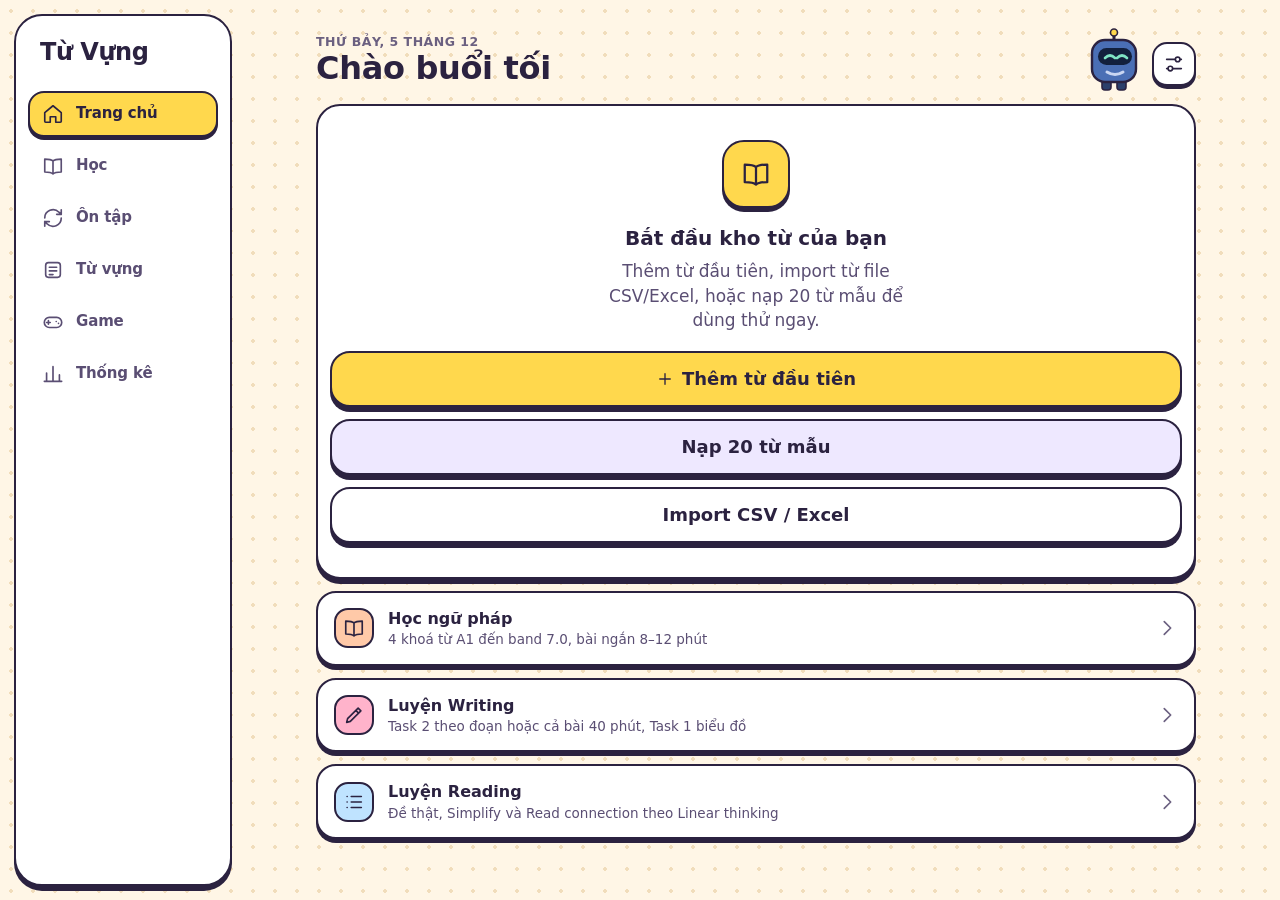
<file: index.html>
<!doctype html>
<html lang="vi" data-theme="light">
<head>
  <meta charset="utf-8">
  <meta name="viewport" content="width=device-width, initial-scale=1, viewport-fit=cover">
  <title>Từ Vựng</title>
  <meta name="description" content="Ứng dụng học từ vựng tiếng Anh cá nhân với Spaced Repetition">
  <meta name="theme-color" content="#FFF6E6">
  <meta name="apple-mobile-web-app-capable" content="yes">
  <meta name="mobile-web-app-capable" content="yes">
  <meta name="apple-mobile-web-app-status-bar-style" content="default">
  <meta name="apple-mobile-web-app-title" content="Từ Vựng">
  <meta name="format-detection" content="telephone=no">
  <link rel="manifest" href="manifest.webmanifest">
  <link rel="apple-touch-icon" href="icons/apple-touch-icon.png">
  <link rel="icon" type="image/png" href="icons/icon-192.png">
  <link rel="stylesheet" href="css/app.css">
  <link rel="stylesheet" href="css/sticker.css">
  <script>
    // Áp dụng giao diện sáng/tối sớm để tránh nháy màu khi mở app.
    try {
      var t = localStorage.getItem('theme') || 'auto';
      if (t === 'auto') t = matchMedia('(prefers-color-scheme: dark)').matches ? 'dark' : 'light';
      document.documentElement.dataset.theme = t;
      document.documentElement.dataset.accent = localStorage.getItem('accent') || 'green';
    } catch (e) {}
  </script>
</head>
<body>
  <div id="app">
    <main id="view" aria-live="polite"><div class="boot">Đang tải…</div></main>
    <nav id="tabbar" aria-label="Điều hướng chính"></nav>
  </div>
  <div id="backdrop" data-act="sheet-close"></div>
  <div id="sheet" role="dialog" aria-modal="true"></div>
  <div id="toast" class="toast" role="status"></div>
  <script type="module" src="js/app.js"></script>
</body>
</html>
</file>
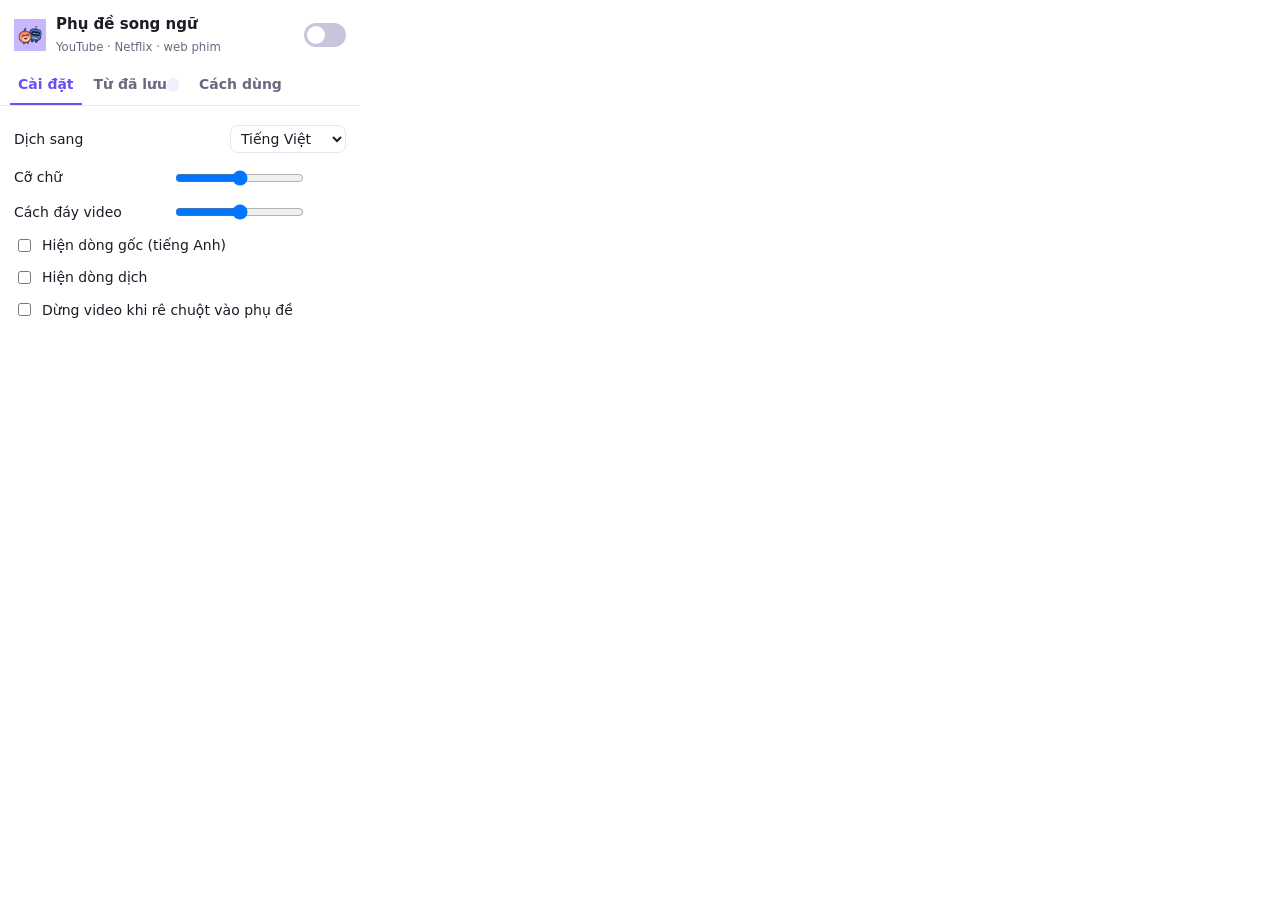
<file: extension/popup.html>
<!doctype html>
<html lang="vi">
<head>
<meta charset="utf-8">
<title>Phụ đề song ngữ</title>
<link rel="stylesheet" href="popup.css">
</head>
<body>
  <header>
    <img src="icons/48.png" alt="" width="32" height="32">
    <div><b>Phụ đề song ngữ</b><small>YouTube · Netflix · web phim</small></div>
    <label class="sw" title="Bật/tắt"><input type="checkbox" id="enabled"><span></span></label>
  </header>

  <nav><button data-tab="set" class="on">Cài đặt</button><button data-tab="words">Từ đã lưu <span id="count"></span></button><button data-tab="help">Cách dùng</button></nav>

  <section id="set">
    <label class="row">Dịch sang
      <select id="tl">
        <option value="vi">Tiếng Việt</option><option value="en">Tiếng Anh</option><option value="zh-CN">Tiếng Trung</option>
        <option value="ja">Tiếng Nhật</option><option value="ko">Tiếng Hàn</option><option value="fr">Tiếng Pháp</option>
      </select>
    </label>
    <label class="row">Cỡ chữ <span><input type="range" id="size" min="16" max="44" step="1"> <b id="sizeV"></b></span></label>
    <label class="row">Cách đáy video <span><input type="range" id="pos" min="2" max="40" step="1"> <b id="posV"></b></span></label>
    <label class="chk"><input type="checkbox" id="showOrig"> Hiện dòng gốc (tiếng Anh)</label>
    <label class="chk"><input type="checkbox" id="showTrans"> Hiện dòng dịch</label>
    <label class="chk"><input type="checkbox" id="pauseHover"> Dừng video khi rê chuột vào phụ đề</label>
  </section>

  <section id="words" hidden>
    <div class="bar">
      <button id="csv" class="p">Tải CSV cho app Từ Vựng</button>
      <button id="clear" class="ghost">Xoá hết</button>
    </div>
    <p class="muted">Trong app: Từ vựng → Nhập CSV/Excel → chọn file vừa tải. Câu phụ đề được lưu làm câu ví dụ.</p>
    <ul id="list"></ul>
  </section>

  <section id="help" hidden>
    <ol>
      <li><b>YouTube:</b> mở video, phụ đề song ngữ tự hiện (extension tự bật CC). Video không có phụ đề thì không hiện.</li>
      <li><b>Netflix:</b> bật phụ đề <i>English</i> trong menu phụ đề của Netflix.</li>
      <li><b>Web phim khác:</b> bật phụ đề tiếng Anh trong trình phát. Nếu trang không có, rê chuột lên video → <b>Song ngữ ⋯</b> → <b>Mở file .srt/.vtt</b>.</li>
      <li><b>Chạm vào một từ</b> để xem nghĩa, nghe đọc và lưu. Rê chuột vào phụ đề để dừng video.</li>
      <li>Phím tắt: <kbd>A</kbd> câu trước · <kbd>S</kbd> nghe lại câu · <kbd>D</kbd> câu sau (trừ Netflix).</li>
      <li>Muốn xem trên iPhone: trong bảng <b>Song ngữ ⋯</b> bấm <b>Tải .srt song ngữ</b>, rồi mở file đó cùng video trong app Từ Vựng → Xem phim.</li>
    </ol>
  </section>
  <script src="popup.js"></script>
</body>
</html>
</file>
<file: css/app.css>
/* ===== Design tokens ===== */
:root {
  --bg: #F5F4EF;
  --surface: #FFFFFF;
  --surface-2: #ECEAE2;
  --text: #17181A;
  --text-2: #5A5C61;
  --text-3: #696B71;
  --line: rgba(20, 20, 20, .09);
  --accent: #1F6F54;
  --accent-ink: #FFFFFF;
  --accent-soft: #E1EFE8;
  --red: #C2412D;
  --red-soft: #FBE9E5;
  --amber: #A9690C;
  --amber-soft: #FBF0D9;
  --green: #1B7F55;
  --green-soft: #E1F2E9;
  --blue: #2A5FB8;
  --blue-soft: #E3ECFA;
  --series-1: #2a78d6;
  --series-2: #eb6834;
  --series-3: #1baf7a;
  --series-4: #eda100;
  --neutral-mark: #C9C7BE;
  --shadow: 0 1px 2px rgba(20, 20, 20, .04), 0 8px 24px rgba(20, 20, 20, .05);
  --radius: 20px;
  --radius-sm: 14px;
  --serif: ui-serif, "New York", "Iowan Old Style", Georgia, "Times New Roman", serif;
  --sans: -apple-system, BlinkMacSystemFont, "SF Pro Text", "Segoe UI", Roboto, "Helvetica Neue", Arial, sans-serif;
  --safe-b: env(safe-area-inset-bottom, 0px);
  --safe-t: env(safe-area-inset-top, 0px);
  --pad: 18px;
  --tab-h: 58px;
  color-scheme: light;
}
:root[data-theme="dark"] {
  --bg: #0F1110;
  --surface: #191C1A;
  --surface-2: #242826;
  --text: #F0EFEC;
  --text-2: #B3B5B0;
  --text-3: #8E918C;
  --line: rgba(255, 255, 255, .1);
  --accent: #6FCFA5;
  --accent-ink: #0A1F16;
  --accent-soft: #17302A;
  --red: #F08A78;
  --red-soft: #3A1D18;
  --amber: #E5B45B;
  --amber-soft: #33290F;
  --green: #6FCFA5;
  --green-soft: #17302A;
  --blue: #8FB6F2;
  --blue-soft: #182840;
  --series-1: #3987e5;
  --series-2: #d95926;
  --series-3: #199e70;
  --series-4: #c98500;
  --neutral-mark: #4A4E4B;
  --shadow: 0 1px 2px rgba(0, 0, 0, .3);
  color-scheme: dark;
}

/* ===== Base ===== */
* { box-sizing: border-box; -webkit-tap-highlight-color: transparent; }
html, body { height: 100%; margin: 0; overflow: hidden; }
body {
  background: var(--bg); color: var(--text);
  font: 16px/1.45 var(--sans);
  -webkit-font-smoothing: antialiased;
  -webkit-text-size-adjust: 100%;
  overscroll-behavior-y: none;
}
h1, h2, h3, p { margin: 0; }
button, input, select, textarea { font: inherit; color: inherit; }
button { cursor: pointer; border: 0; background: none; padding: 0; touch-action: manipulation; }
a { color: var(--accent); }
[hidden] { display: none !important; }

/* --app-h = chiều cao vùng nhìn thấy (trừ bàn phím), --kb = chiều cao bàn phím; app.js cập nhật theo visualViewport. */
#app { height: var(--app-h, 100dvh); max-width: 560px; margin: 0 auto; position: relative; top: var(--vv-top, 0px); display: flex; flex-direction: column; }
#view {
  flex: 1; overflow-y: auto; -webkit-overflow-scrolling: touch;
  padding: calc(var(--safe-t) + 10px) var(--pad) calc(var(--tab-h) + var(--safe-b) + 28px);
}
body.no-tabs #view { padding-bottom: calc(var(--safe-b) + 28px); }
.boot { padding: 40vh 0; text-align: center; color: var(--text-3); }
#view.enter > .page.session { animation: fade .22s ease both; }
#view.enter > .page:not(.session) > * { animation: rise .36s cubic-bezier(.2, .8, .2, 1) both; }
#view.enter > .page:not(.session) > :nth-child(2) { animation-delay: 40ms; }
#view.enter > .page:not(.session) > :nth-child(3) { animation-delay: 80ms; }
#view.enter > .page:not(.session) > :nth-child(4) { animation-delay: 120ms; }
#view.enter > .page:not(.session) > :nth-child(5) { animation-delay: 160ms; }
#view.enter > .page:not(.session) > :nth-child(n+6) { animation-delay: 200ms; }
@keyframes rise { from { opacity: 0; transform: translateY(12px); } to { opacity: 1; transform: none; } }
@keyframes pop { 0% { opacity: 0; transform: scale(.5); } 60% { opacity: 1; transform: scale(1.12); } 100% { opacity: 1; transform: none; } }
@keyframes shake { 20%, 60% { transform: translateX(-5px); } 40%, 80% { transform: translateX(5px); } }
@keyframes pulse { 50% { transform: scale(1.025); } }
#view.enter .hero .row-between > .ic { animation: pop .5s .25s both; }
#view.enter .ring .fg { animation: ring .8s cubic-bezier(.2, .8, .2, 1) .15s both; }
@keyframes ring { from { stroke-dashoffset: 150.8; } }
canvas.confetti { position: fixed; inset: 0; width: 100%; height: 100%; pointer-events: none; z-index: 70; }
@keyframes fade { from { opacity: 0; transform: translateY(6px); } to { opacity: 1; transform: none; } }
@media (prefers-reduced-motion: reduce) { *, *::before, *::after { animation: none !important; transition: none !important; } }

.ic { width: 22px; height: 22px; fill: none; stroke: currentColor; stroke-width: 1.8; stroke-linecap: round; stroke-linejoin: round; flex: none; }
.ic.fill { fill: currentColor; }
.ic.sm { width: 18px; height: 18px; }

/* ===== Tab bar ===== */
#tabbar {
  position: absolute; left: 0; right: 0; bottom: 0; z-index: 20;
  height: calc(var(--tab-h) + var(--safe-b)); padding-bottom: var(--safe-b);
  display: grid; grid-template-columns: repeat(6, 1fr);
  background: color-mix(in srgb, var(--bg) 82%, transparent);
  -webkit-backdrop-filter: saturate(1.6) blur(18px); backdrop-filter: saturate(1.6) blur(18px);
  border-top: 1px solid var(--line);
}
body.no-tabs #tabbar { display: none; }
.tab { display: flex; flex-direction: column; align-items: center; justify-content: center; gap: 3px; color: var(--text-3); font-size: 10.5px; font-weight: 600; letter-spacing: .01em; text-decoration: none; position: relative; }
.tab.on { color: var(--accent); }
.tab .badge { position: absolute; top: 7px; left: calc(50% + 6px); min-width: 17px; height: 17px; padding: 0 5px; border-radius: 9px; background: var(--red); color: #fff; font-size: 10.5px; line-height: 17px; text-align: center; }
:root[data-theme="dark"] .tab .badge { color: #2a0d08; }

/* ===== Headers ===== */
.top { display: flex; align-items: flex-end; justify-content: space-between; gap: 12px; margin-bottom: 18px; min-height: 52px; }
.eyebrow { font-size: 12.5px; font-weight: 600; color: var(--text-3); letter-spacing: .04em; text-transform: uppercase; }
h1 { font: 700 30px/1.15 var(--sans); letter-spacing: -.02em; }
h2 { font-size: 13px; font-weight: 700; color: var(--text-3); letter-spacing: .05em; text-transform: uppercase; margin: 26px 2px 10px; }
.nav { display: flex; align-items: center; gap: 6px; margin: 0 -8px 12px; min-height: 44px; }
.nav h3 { flex: 1; font-size: 17px; font-weight: 650; text-align: center; white-space: nowrap; overflow: hidden; text-overflow: ellipsis; }
.iconbtn { width: 44px; height: 44px; display: inline-grid; place-items: center; border-radius: 50%; color: var(--text-2); flex: none; }
.iconbtn:active { background: var(--surface-2); }
.iconbtn.tonal { background: var(--surface); box-shadow: var(--shadow); color: var(--text); }
.iconbtn.on { color: var(--amber); }
.spacer44 { width: 44px; flex: none; }

/* ===== Cards & common ===== */
.card { background: var(--surface); border-radius: var(--radius); padding: 18px; box-shadow: var(--shadow); }
.card + .card { margin-top: 12px; }
.muted { color: var(--text-2); }
.faint { color: var(--text-3); }
.small { font-size: 13.5px; }
.row-between { display: flex; align-items: center; justify-content: space-between; gap: 12px; }
.stack > * + * { margin-top: 12px; }
.center { text-align: center; }

.btn {
  display: flex; align-items: center; justify-content: center; gap: 8px; width: 100%;
  min-height: 54px; padding: 12px 18px; border-radius: 16px;
  font-weight: 650; font-size: 16.5px; text-decoration: none;
  background: var(--accent); color: var(--accent-ink);
  transition: transform .12s ease, opacity .12s ease;
}
.btn:active { transform: scale(.98); opacity: .9; }
.btn.ghost { background: var(--surface); color: var(--text); box-shadow: var(--shadow); }
.btn.soft { background: var(--accent-soft); color: var(--accent); }
.btn.danger { background: var(--red-soft); color: var(--red); }
.btn.sm { min-height: 44px; font-size: 15px; border-radius: 13px; width: auto; padding: 8px 16px; }
.btn[disabled] { opacity: .45; pointer-events: none; }
.btn-row { display: flex; gap: 10px; }
.btn-row > * { flex: 1; }
.link { color: var(--accent); font-weight: 600; min-height: 44px; display: inline-flex; align-items: center; gap: 4px; text-decoration: none; }

.chip { display: inline-flex; align-items: center; gap: 6px; min-height: 38px; padding: 0 14px; border-radius: 19px; background: var(--surface); color: var(--text-2); font-size: 14.5px; font-weight: 600; white-space: nowrap; box-shadow: inset 0 0 0 1px var(--line); }
.chip.on { background: var(--text); color: var(--bg); box-shadow: none; }
.chips { display: flex; gap: 8px; overflow-x: auto; margin: 0 -18px; padding: 2px 18px 6px; scrollbar-width: none; }
.chips::-webkit-scrollbar { display: none; }
.chips.wrap { flex-wrap: wrap; overflow: visible; margin: 0; padding: 0; }

.tag { display: inline-block; padding: 2px 9px; border-radius: 8px; background: var(--surface-2); color: var(--text-2); font-size: 12.5px; font-weight: 600; }
.dot { width: 9px; height: 9px; border-radius: 50%; flex: none; background: var(--neutral-mark); }
.dot.learning { background: var(--series-1); }
.dot.review { background: var(--series-1); }
.dot.mastered { background: var(--series-3); }

.seg { display: flex; background: var(--surface-2); border-radius: 12px; padding: 3px; }
.seg button { flex: 1; min-height: 38px; border-radius: 10px; font-size: 14.5px; font-weight: 600; color: var(--text-2); }
.seg button.on { background: var(--surface); color: var(--text); box-shadow: 0 1px 3px rgba(0, 0, 0, .12); }

.empty { text-align: center; padding: 34px 12px; }
.empty .art { width: 68px; height: 68px; border-radius: 22px; background: var(--accent-soft); color: var(--accent); display: grid; place-items: center; margin: 0 auto 16px; }
.empty .art .ic { width: 30px; height: 30px; }
.empty h3 { font-size: 20px; margin-bottom: 6px; }
.empty p { color: var(--text-2); max-width: 30ch; margin: 0 auto 18px; }

.banner { display: flex; gap: 12px; align-items: flex-start; padding: 14px 16px; border-radius: var(--radius-sm); background: var(--amber-soft); color: var(--text); font-size: 14.5px; }
.banner .ic { color: var(--amber); margin-top: 1px; }
.banner.info { background: var(--accent-soft); }
.banner.info .ic { color: var(--accent); }

/* ===== Home ===== */
.hero { background: var(--accent); color: var(--accent-ink); border-radius: 24px; padding: 20px; }
.hero .row-between { align-items: flex-start; }
.hero .big { font: 700 44px/1 var(--sans); letter-spacing: -.03em; }
.hero .lbl { opacity: .8; font-size: 14px; font-weight: 600; margin-top: 6px; }
.week { display: flex; gap: 6px; margin-top: 18px; }
.week div { flex: 1; text-align: center; font-size: 11px; font-weight: 600; opacity: .75; }
.week i { display: block; height: 6px; border-radius: 3px; background: currentColor; opacity: .25; margin-bottom: 6px; }
.week .on i { opacity: 1; }
.week .on { opacity: 1; }
.goals { display: grid; grid-template-columns: 1fr 1fr; gap: 12px; margin-top: 12px; }
.goal { background: var(--surface); border-radius: var(--radius); padding: 16px; box-shadow: var(--shadow); display: flex; align-items: center; gap: 12px; }
.ring { width: 54px; height: 54px; flex: none; transform: rotate(-90deg); }
.ring circle { fill: none; stroke-width: 6; }
.ring .bg { stroke: var(--surface-2); }
.ring .fg { stroke: var(--accent); stroke-linecap: round; transition: stroke-dashoffset .5s ease; }
.goal b { font-size: 20px; letter-spacing: -.01em; display: block; line-height: 1.1; }
.goal span { font-size: 13px; color: var(--text-2); }
.tiles { display: grid; grid-template-columns: repeat(3, 1fr); gap: 10px; }
.tiles.two { grid-template-columns: 1fr 1fr; }
.tile { background: var(--surface); border-radius: 16px; padding: 14px 12px; box-shadow: var(--shadow); }
.tile b { font-size: 24px; letter-spacing: -.02em; display: block; line-height: 1.15; }
.tile span { font-size: 12.5px; color: var(--text-2); }
.cta-stack { display: grid; gap: 10px; margin-top: 16px; }
.listlink { display: flex; align-items: center; gap: 14px; width: 100%; text-align: left; padding: 14px 16px; background: var(--surface); border-radius: var(--radius-sm); box-shadow: var(--shadow); min-height: 64px; text-decoration: none; color: var(--text); }
.listlink + .listlink { margin-top: 8px; }
.listlink .lead { width: 40px; height: 40px; border-radius: 12px; background: var(--accent-soft); color: var(--accent); display: grid; place-items: center; flex: none; }
.listlink .body { flex: 1; min-width: 0; }
.listlink b { display: block; font-size: 16px; font-weight: 650; }
.listlink small { color: var(--text-2); font-size: 13.5px; display: block; }
.listlink > .ic:last-child { color: var(--text-3); }
.listlink[disabled] { opacity: .45; pointer-events: none; }

/* ===== Vocabulary list ===== */
.search { position: relative; margin-bottom: 10px; }
.search .ic { position: absolute; left: 14px; top: 50%; transform: translateY(-50%); color: var(--text-3); }
.search input { width: 100%; height: 48px; border-radius: 14px; border: 0; background: var(--surface); padding: 0 14px 0 44px; box-shadow: var(--shadow); outline: none; }
.search input:focus { box-shadow: 0 0 0 2px var(--accent); }
.wlist { margin-top: 12px; background: var(--surface); border-radius: var(--radius); box-shadow: var(--shadow); overflow: hidden; }
.wrow { display: flex; align-items: center; gap: 10px; padding: 12px 6px 12px 16px; min-height: 64px; cursor: pointer; }
.wrow + .wrow { border-top: 1px solid var(--line); }
.wrow:active { background: var(--surface-2); }
.wrow .body { flex: 1; min-width: 0; }
.wrow .w { font: 600 17.5px/1.25 var(--serif); }
.wrow .pos { font-size: 12.5px; color: var(--text-3); font-style: italic; margin-left: 6px; }
.wrow p { color: var(--text-2); font-size: 14px; white-space: nowrap; overflow: hidden; text-overflow: ellipsis; }
.fab { position: absolute; right: 18px; bottom: calc(var(--tab-h) + var(--safe-b) + 16px); z-index: 15; width: 58px; height: 58px; border-radius: 20px; background: var(--accent); color: var(--accent-ink); display: grid; place-items: center; box-shadow: 0 8px 22px rgba(31, 111, 84, .35); }
.fab:active { transform: scale(.95); }
.fab .ic { width: 26px; height: 26px; stroke-width: 2.2; }

/* ===== Word detail ===== */
.headword { font: 700 34px/1.12 var(--serif); letter-spacing: -.01em; overflow-wrap: anywhere; }
.ipa { color: var(--text-2); font-size: 16px; font-family: "Lucida Sans Unicode", "Charis SIL", var(--sans); }
.meaning { font-size: 19px; font-weight: 600; margin-top: 12px; }
.field { padding: 14px 0; border-top: 1px solid var(--line); }
.field:first-child { border-top: 0; padding-top: 0; }
.field:last-child { padding-bottom: 0; }
.field h4 { margin: 0 0 6px; font-size: 12px; font-weight: 700; color: var(--text-3); letter-spacing: .05em; text-transform: uppercase; }
.field ul { margin: 0; padding-left: 18px; }
.field li + li { margin-top: 5px; }
.en { font-family: var(--serif); font-size: 16.5px; }
.pill-list { display: flex; flex-wrap: wrap; gap: 6px; }
.pill-list span { padding: 5px 11px; border-radius: 10px; background: var(--surface-2); font-size: 14.5px; }
.kv { display: grid; grid-template-columns: 1fr 1fr; gap: 10px 16px; font-size: 14.5px; }
.kv span { color: var(--text-2); display: block; font-size: 12.5px; }

/* ===== Forms ===== */
.form label, .lbl2 { display: block; font-size: 13px; font-weight: 650; color: var(--text-2); margin: 16px 2px 6px; }
.form label small { font-weight: 500; color: var(--text-3); }
.input, .form input[type=text], .form input[type=password], .form input[type=url], .form input[type=number], .form textarea, .form select, select.input, textarea.input {
  width: 100%; min-height: 50px; border-radius: 14px; border: 1px solid var(--line); background: var(--surface);
  padding: 12px 14px; outline: none; font-size: 16px; -webkit-appearance: none; appearance: none;
}
.form textarea, textarea.input { min-height: 84px; resize: vertical; line-height: 1.4; }
.input:focus, .form input:focus, .form textarea:focus, .form select:focus { border-color: var(--accent); box-shadow: 0 0 0 3px var(--accent-soft); }
select.input, .form select { background-image: url("data:image/svg+xml,%3Csvg xmlns='http://www.w3.org/2000/svg' width='14' height='14' viewBox='0 0 24 24' fill='none' stroke='%238B8D93' stroke-width='2.5' stroke-linecap='round' stroke-linejoin='round'%3E%3Cpath d='M6 9l6 6 6-6'/%3E%3C/svg%3E"); background-repeat: no-repeat; background-position: right 14px center; padding-right: 38px; }
.err { color: var(--red); font-size: 13.5px; margin: 6px 2px 0; }
.input.bad, .form input.bad, .form textarea.bad { border-color: var(--red); }
.savebar { position: sticky; bottom: calc(-1 * var(--safe-b) - 28px); margin: 24px calc(-1 * var(--pad)) calc(-1 * var(--safe-b) - 28px); padding: 12px var(--pad) calc(var(--safe-b) + 14px); background: linear-gradient(to top, var(--bg) 70%, transparent); }
.stepper { display: flex; align-items: center; gap: 4px; }
.stepper button { width: 44px; height: 44px; border-radius: 12px; background: var(--surface-2); font-size: 22px; font-weight: 500; }
.stepper b { min-width: 40px; text-align: center; font-size: 18px; }
.setrow { display: flex; align-items: center; justify-content: space-between; gap: 12px; min-height: 52px; }
.setrow + .setrow { border-top: 1px solid var(--line); padding-top: 10px; margin-top: 10px; }
.setrow small { display: block; color: var(--text-2); font-size: 13px; }
.setrow > div:first-child { min-width: 0; }
/* Nút chọn 0/1/2… trong Cài đặt: gọn lại để nhãn bên trái không bị dồn thành nhiều dòng trên màn nhỏ. */
.set-seg { flex: none; min-width: 150px; }
.set-seg button { padding: 0 6px; min-width: 40px; }
@media (min-width: 400px) { .set-seg { min-width: 190px; } }
.setrow .set-seg.two { min-width: 120px; }
/* Nút dạng nhãn nhỏ (Bật/Tắt, Nói thầm, + Lưu…): giữ kích thước nhìn thấy, mở rộng vùng chạm cho dễ bấm. */
button.tag { position: relative; }
button.tag::after { content: ''; position: absolute; inset: -10px -4px; }

/* ===== Session ===== */
/* Phiên học chiếm trọn màn hình: thanh tiến độ và nút chấm điểm đứng yên, chỉ phần thẻ ở giữa cuộn. */
#view:has(> .session), body.no-tabs #view:has(> .session) { overflow: hidden; padding-bottom: 0; display: flex; flex-direction: column; }
.session { flex: 1; min-height: 0; display: flex; flex-direction: column; }
.ses-top { display: flex; align-items: center; gap: 10px; margin: 0 -8px 14px; }
.progress { flex: 1; height: 8px; border-radius: 4px; background: var(--surface-2); overflow: hidden; }
.progress i { display: block; height: 100%; border-radius: 4px; background: var(--accent); animation: prog .4s ease both; }
@keyframes prog { from { width: var(--from, 0%); } }
.ses-top .count { font-size: 13.5px; font-weight: 650; color: var(--text-2); min-width: 44px; text-align: right; padding-right: 8px; font-variant-numeric: tabular-nums; }
.ses-body { flex: 1; min-height: 0; display: flex; flex-direction: column; overflow-x: hidden; overflow-y: auto; -webkit-overflow-scrolling: touch; overscroll-behavior: contain; margin: 0 calc(-1 * var(--pad)); padding: 18px var(--pad) 14px; }
.ses-body > * { flex-shrink: 0; }
.ses-actions { flex: none; padding: 10px 0 calc(var(--safe-b) + 14px); }
/* Nút hành động luôn ở đáy màn hình; khi bàn phím mở, app co lại nên nút nằm ngay trên bàn phím. */
body.kb .ses-actions { padding-bottom: 10px; }
.ses-error { color: var(--red); font-size: 14.5px; font-weight: 600; text-align: center; margin-top: 10px; min-height: 21px; }
.ses-error:empty { display: none; }
.ses-error.shake { animation: shake .3s; }
.mode-label { font-size: 12.5px; font-weight: 700; letter-spacing: .05em; text-transform: uppercase; color: var(--text-3); text-align: center; margin-bottom: 0; }

.flash { flex: 1 0 auto; background: var(--surface); border-radius: 26px; box-shadow: var(--shadow); padding: 26px 22px; display: flex; flex-direction: column; min-height: 340px; cursor: pointer; position: relative; touch-action: pan-y; animation: cardin .28s ease both; -webkit-user-select: none; user-select: none; }
@keyframes cardin { from { opacity: 0; transform: translateY(10px) scale(.985); } to { opacity: 1; transform: none; } }
.flash.back { animation: flipin-f .2s ease-out both; }
.flash.turn { animation: flipin-b .2s ease-out both; }
.flash.out-f { animation: flipout-f .15s ease-in both; }
.flash.out-b { animation: flipout-b .15s ease-in both; }
@keyframes flipout-f { to { transform: perspective(900px) rotateY(90deg); } }
@keyframes flipout-b { to { transform: perspective(900px) rotateY(-90deg); } }
@keyframes flipin-f { from { transform: perspective(900px) rotateY(-90deg); } to { transform: perspective(900px) rotateY(0); } }
@keyframes flipin-b { from { transform: perspective(900px) rotateY(90deg); } to { transform: perspective(900px) rotateY(0); } }
.flash.dragging { cursor: grabbing; will-change: transform; }
/* Thẻ nằm gọn trong màn hình (không cần cuộn): giao toàn bộ cử chỉ cho app để vuốt không bị trễ. */
.flash.fit { touch-action: none; }
/* Bản sao bay ra khi chấm điểm. */
.flash.ghost { position: fixed; margin: 0; min-height: 0; z-index: 30; pointer-events: none; animation: none; will-change: transform, opacity; }
/* Nhãn mức chấm: nằm giữa mép trên của thẻ để không che chữ. Khi kéo thẻ lên, --sy đẩy nhãn xuống tương ứng để nó không trượt ra khỏi vùng nhìn thấy. */
.stamp { position: absolute; top: -16px; left: 50%; translate: -50% var(--sy, 0px); padding: 6px 20px; border-radius: 999px; font-weight: 800; font-size: 17px; white-space: nowrap; pointer-events: none; z-index: 2; box-shadow: 0 4px 12px rgba(0, 0, 0, .16); }
.stamp.l { background: var(--red); color: #fff; opacity: var(--l, 0); }
.stamp.r { background: var(--green); color: #fff; opacity: var(--r, 0); }
.stamp.d { background: var(--amber); color: #fff; opacity: var(--d, 0); }
.stamp.u { background: var(--blue); color: #fff; opacity: var(--u, 0); }
:root[data-theme="dark"] .stamp { color: #111; }
.cheer { display: flex; align-items: center; justify-content: center; gap: 8px; background: var(--accent-soft); color: var(--accent); border-radius: 14px; padding: 10px 14px; margin-top: 12px; font-weight: 650; animation: pop .45s .15s both; }
.empty .art.pop { animation: pop .5s both; }
.flash.back .hint { margin-top: auto; padding-top: 18px; }
.flash.still, .flash.back.still { animation: none; }
.flash .front { flex: 1; display: flex; flex-direction: column; align-items: center; justify-content: center; text-align: center; gap: 10px; }
.flash .front .headword { font-size: 38px; }
.flash .front .vi { font-size: 26px; font-weight: 650; line-height: 1.25; }
.flash .hint { color: var(--text-3); font-size: 14px; text-align: center; margin-top: 18px; }
.flash .speak { position: absolute; top: 14px; right: 14px; }
.speakbtn { width: 48px; height: 48px; border-radius: 50%; background: var(--accent-soft); color: var(--accent); display: inline-grid; place-items: center; flex: none; }
.speakbtn:active { transform: scale(.94); }
.speakbtn.big { width: 96px; height: 96px; }
.speakbtn.big .ic { width: 40px; height: 40px; }
.rate { display: grid; grid-template-columns: repeat(4, 1fr); gap: 8px; }
.rate button { min-height: 76px; border-radius: 18px; display: flex; flex-direction: column; align-items: center; justify-content: center; gap: 1px; font-weight: 700; font-size: 15.5px; transition: transform .12s; padding: 6px 2px; }
.rate button i { font-style: normal; font-size: 17px; line-height: 1; }
.rate button:active { transform: scale(.96); }
.rate small { font-weight: 600; font-size: 11.5px; opacity: .8; white-space: nowrap; }
.rate .again { background: var(--red-soft); color: var(--red); }
.rate .hard { background: var(--amber-soft); color: var(--amber); }
.rate .easy { background: var(--green-soft); color: var(--green); }
.rate .known { background: var(--blue-soft); color: var(--blue); }

.question { text-align: center; padding: 18px 4px 22px; }
.question .headword { font-size: 32px; }
.question .sentence { font: 500 21px/1.45 var(--serif); text-align: left; }
.question .blank { display: inline-block; min-width: 72px; border-bottom: 2px solid var(--accent); color: var(--accent); font-weight: 700; text-align: center; }
.options { display: grid; gap: 10px; }
.opt { min-height: 58px; padding: 12px 16px; border-radius: 16px; background: var(--surface); box-shadow: var(--shadow); text-align: left; font-size: 16.5px; font-weight: 550; display: flex; align-items: center; justify-content: space-between; gap: 10px; border: 2px solid transparent; }
.opt:active { transform: scale(.985); }
.opt.right { border-color: var(--green); background: var(--green-soft); animation: pulse .35s ease; }
.opt.wrong { border-color: var(--red); background: var(--red-soft); animation: shake .35s ease; }
.opt[disabled] { pointer-events: none; }
.opt.dim { opacity: .55; }
.answer-input { width: 100%; height: 58px; border-radius: 16px; border: 2px solid var(--line); background: var(--surface); padding: 0 16px; font-size: 19px; outline: none; text-align: center; font-family: var(--serif); }
.answer-input:focus { border-color: var(--accent); }
.feedback { border-radius: 16px; padding: 14px 16px; margin-top: 14px; animation: fade .2s ease both; }
.feedback.ok { background: var(--green-soft); }
.feedback.no { background: var(--red-soft); }
.feedback b.t { display: flex; align-items: center; gap: 8px; }
.feedback.ok b.t { color: var(--green); }
.feedback.no b.t { color: var(--red); }
.feedback p { margin-top: 4px; font-size: 15px; }
.result-big { font: 700 56px/1 var(--sans); letter-spacing: -.03em; }

/* ===== Charts ===== */
.chart { margin-top: 14px; }
.legend { display: flex; flex-wrap: wrap; gap: 6px 16px; font-size: 13px; color: var(--text-2); }
.legend i { display: inline-block; width: 10px; height: 10px; border-radius: 3px; margin-right: 6px; vertical-align: -1px; }
.readout { font-size: 13.5px; color: var(--text-2); min-height: 20px; margin: 10px 0 4px; }
.readout b { color: var(--text); }
.bars { display: flex; align-items: flex-end; gap: 2px; height: 150px; border-bottom: 1px solid var(--line); position: relative; }
.bars .maxline { position: absolute; left: 0; right: 0; top: 0; border-top: 1px dashed var(--line); font-size: 11px; color: var(--text-3); line-height: 1; padding-top: 3px; pointer-events: none; }
.bar { flex: 1; height: 100%; display: flex; flex-direction: column; justify-content: flex-end; align-items: center; gap: 2px; cursor: pointer; }
.bar i { display: block; width: 70%; max-width: 26px; min-height: 0; flex: none; }
.bar i.n { background: var(--series-1); }
.bar i.r { background: var(--series-2); }
.bar i:first-child { border-radius: 4px 4px 0 0; }
.bar.sel { background: var(--surface-2); border-radius: 6px 6px 0 0; }
#view.enter .bar, .bars.anim .bar { animation: growbar .55s cubic-bezier(.2, .8, .2, 1) both; animation-delay: calc(var(--i, 0) * 16ms + 140ms); }
@keyframes growbar { from { clip-path: inset(100% 0 0 0); } to { clip-path: inset(0); } }
#view.enter .dist, #view.enter .mini-bar i { transform-origin: left; animation: growx .6s cubic-bezier(.2, .8, .2, 1) .2s both; }
@keyframes growx { from { transform: scaleX(0); } }
.xlabels { display: flex; gap: 2px; margin-top: 6px; }
.xlabels span { flex: 1; text-align: center; font-size: 10.5px; color: var(--text-3); font-variant-numeric: tabular-nums; }
.dist { display: flex; gap: 2px; height: 14px; margin: 12px 0; }
.dist i { display: block; height: 100%; border-radius: 4px; min-width: 4px; }
.mini-bar { height: 6px; border-radius: 3px; background: var(--surface-2); overflow: hidden; margin-top: 6px; }
.mini-bar i { display: block; height: 100%; background: var(--accent); border-radius: 3px; }
table.data { width: 100%; border-collapse: collapse; font-size: 13.5px; margin-top: 8px; }
table.data th, table.data td { text-align: right; padding: 6px 4px; border-top: 1px solid var(--line); font-variant-numeric: tabular-nums; }
table.data th:first-child, table.data td:first-child { text-align: left; }
table.data th { color: var(--text-3); font-weight: 600; }
details summary { color: var(--accent); font-weight: 600; font-size: 14px; min-height: 40px; display: flex; align-items: center; cursor: pointer; list-style: none; }
details summary::-webkit-details-marker { display: none; }

/* ===== AI ===== */
.ai-out { font-size: 15.5px; line-height: 1.55; overflow-wrap: anywhere; }
.ai-out p { margin: 6px 0; }
.ai-out .li { padding-left: 16px; position: relative; margin: 4px 0; }
.ai-out .li::before { content: "•"; position: absolute; left: 2px; color: var(--text-3); }
.ai-out .h { font-weight: 700; margin-top: 14px; }
.spin { width: 22px; height: 22px; border-radius: 50%; border: 2.5px solid var(--accent-soft); border-top-color: var(--accent); animation: spin .8s linear infinite; }
@keyframes spin { to { transform: rotate(360deg); } }

/* ===== Sheet & toast ===== */
#backdrop { position: fixed; inset: 0; background: rgba(0, 0, 0, .4); opacity: 0; pointer-events: none; transition: opacity .2s; z-index: 40; }
#sheet {
  position: fixed; left: 0; right: 0; bottom: var(--kb, 0px); z-index: 41; max-width: 560px; margin: 0 auto;
  background: var(--bg); border-radius: 24px 24px 0 0; padding: 10px 18px calc(var(--safe-b) + 18px);
  transform: translateY(105%); transition: transform .26s cubic-bezier(.2, .8, .2, 1);
  max-height: calc(var(--app-h, 100dvh) * .86); overflow-y: auto;
}
body.sheet-open #backdrop { opacity: 1; pointer-events: auto; }
body.sheet-open #sheet { transform: none; }
#sheet .grab { width: 38px; height: 5px; border-radius: 3px; background: var(--neutral-mark); margin: 0 auto 14px; }
#sheet h3 { font-size: 19px; margin-bottom: 6px; }
#sheet .sheet-body { color: var(--text-2); margin-bottom: 16px; }
.toast {
  position: fixed; left: 50%; bottom: calc(var(--tab-h) + var(--safe-b) + 22px); transform: translate(-50%, 20px);
  background: var(--text); color: var(--bg); padding: 11px 18px; border-radius: 14px; font-size: 14.5px; font-weight: 600;
  opacity: 0; pointer-events: none; transition: opacity .2s, transform .2s; z-index: 60; max-width: 88vw; text-align: center;
}
.toast.show { opacity: 1; transform: translate(-50%, 0); }
/* Bàn phím đang mở: thông báo nổi ngay trên bàn phím thay vì nằm khuất phía sau. */
body.kb .toast { bottom: calc(var(--kb, 0px) + 12px); }
body.no-tabs:not(.kb) .toast { bottom: calc(var(--safe-b) + 22px); }
.toast.bad { background: var(--red); color: #fff; }

/* ===== iPhone màn lớn (16 Pro, 17: 402pt · 14/15/16 Plus & Pro Max: 430–440pt) ===== */
@media (min-width: 400px) {
  :root { --pad: 22px; }
  body { font-size: 17px; }
  .headword { font-size: 37px; }
  .flash { padding: 30px 26px; border-radius: 28px; }
  .flash .front .headword { font-size: 44px; }
  .flash .front .vi { font-size: 29px; }
  .meaning { font-size: 20.5px; }
  .question .headword { font-size: 36px; }
  .rate button { min-height: 82px; font-size: 16.5px; }
  .rate small { font-size: 12.5px; }
  .opt { min-height: 62px; font-size: 17.5px; }
  .hero .big { font-size: 50px; }
  .tab { font-size: 11px; }
  .fab { right: 22px; }
}
@media (min-width: 428px) {
  :root { --pad: 24px; }
  .flash .front .headword { font-size: 48px; }
  .rate { gap: 10px; }
  .rate button { min-height: 86px; }
}

/* ===== Mini game "Chạy & Gõ" ===== */
.game { display: flex; flex-direction: column; }
.g-top { display: flex; align-items: center; gap: 10px; margin: 0 -8px 10px; }
.g-hearts { flex: 1; font-size: 26px; letter-spacing: 4px; line-height: 1; color: var(--neutral-mark); }
.g-hearts .on { color: var(--red); }
.g-score { text-align: right; padding-right: 8px; line-height: 1.1; }
.g-score b { display: block; font-size: 26px; font-variant-numeric: tabular-nums; letter-spacing: -.02em; }
.g-score small { font-size: 12px; color: var(--text-2); font-weight: 600; }
.g-stage { position: relative; height: 150px; border-radius: 22px; background: var(--surface); box-shadow: var(--shadow); overflow: hidden; flex: none; }
.g-ground { position: absolute; left: 0; right: 0; bottom: 0; height: 30px; background: var(--surface-2); border-top: 2px solid var(--neutral-mark); }
.g-ground::after { content: ""; position: absolute; left: 0; right: -60px; top: 11px; height: 3px; background: repeating-linear-gradient(90deg, var(--neutral-mark) 0 18px, transparent 18px 60px); animation: g-scroll .6s linear infinite; }
@keyframes g-scroll { to { transform: translateX(-60px); } }
.g-cloud { position: absolute; width: 54px; height: 16px; border-radius: 10px; background: var(--surface-2); animation: g-drift 14s linear infinite; }
.g-cloud.c1 { top: 22px; left: 62%; }
.g-cloud.c2 { top: 48px; left: 22%; width: 38px; height: 12px; animation-duration: 20s; }
@keyframes g-drift { from { transform: translateX(120px); } to { transform: translateX(-340px); } }
.g-hero { position: absolute; left: 11%; bottom: 26px; width: 58px; height: 58px; z-index: 2; }
.g-hero svg, .g-obs svg { display: block; width: 100%; height: 100%; }
.g-hero svg { animation: g-bob .32s ease-in-out infinite alternate; }
@keyframes g-bob { to { transform: translateY(-3px); } }
.g-hero .leg { animation: g-leg .32s ease-in-out infinite alternate; }
.g-hero .leg.b { animation-direction: alternate-reverse; }
@keyframes g-leg { from { transform: translateY(0); } to { transform: translateY(-5px); } }
.g-hero.jump { animation: g-jump .56s cubic-bezier(.3, .7, .4, 1); }
@keyframes g-jump { 0%, 100% { transform: translateY(0); } 45%, 55% { transform: translateY(-74px) rotate(-6deg); } }
.g-hero.hurt { animation: g-hurt .5s ease both; }
@keyframes g-hurt { 0%, 100% { transform: none; } 20% { transform: translateX(-8px) rotate(-10deg); } 40% { transform: translateX(5px) rotate(6deg); } 60% { transform: translateX(-4px) rotate(-4deg); opacity: .5; } }
.g-stage.stop .g-ground::after, .g-stage.stop .g-cloud, .g-stage.stop .g-hero svg, .g-stage.stop .g-hero .leg { animation-play-state: paused; }
.g-obs { position: absolute; left: 0; bottom: 27px; width: 44px; height: 37px; will-change: transform; transform: translateX(120vw); }
.g-prompt { text-align: center; padding: 16px 4px 12px; }
.g-meaning { font-size: 22px; font-weight: 700; line-height: 1.25; letter-spacing: -.01em; display: inline; }
.g-pos { margin-left: 6px; vertical-align: 3px; }
.g-slots { display: flex; flex-wrap: wrap; justify-content: center; gap: 4px; margin-top: 12px; min-height: 30px; }
.g-slots i { font-style: normal; width: 19px; height: 28px; border-bottom: 2.5px solid var(--neutral-mark); font-family: var(--serif); font-size: 20px; line-height: 26px; text-align: center; color: var(--text-3); }
.g-slots i.sp { border: 0; width: 10px; }
.g-slots i.ok { color: var(--green); border-color: var(--green); font-weight: 700; }
.g-slots i.bad, .d-tile .g-slots i.bad { color: var(--red); border-color: var(--red); font-weight: 700; }
.g-slots i.sp.bad { width: 14px; border-bottom: 2.5px solid var(--red); }
.d-tile .g-slots i.ok { color: var(--green); border-color: var(--green); }
.d-input.bad { border-color: var(--red); }
.g-note { margin-top: 10px; font-size: 14px; color: var(--text-3); min-height: 21px; }
.g-note.bad { color: var(--red); font-weight: 650; }
.g-input.bad { border-color: var(--red); }
.g-pick { display: grid; grid-template-columns: 1fr 1fr; gap: 10px; }
.g-pick button { display: flex; flex-direction: column; align-items: center; gap: 8px; padding: 16px 8px 14px; border-radius: 18px; border: 2px solid var(--line); font-weight: 650; font-size: 16px; color: var(--text); min-height: 44px; }
.g-pick button.on { border-color: var(--accent); background: var(--accent-soft); }
.g-hero.big { position: static; width: 76px; height: 76px; display: block; }
.g-pick button:not(.on) .g-hero svg, .g-pick button:not(.on) .g-hero .leg, .g-hero.hurt-still svg, .g-hero.hurt-still .leg { animation: none; }
.g-rules { margin: 8px 0 0; padding-left: 20px; color: var(--text-2); font-size: 15px; line-height: 1.5; }
.g-rules li + li { margin-top: 4px; }
.g-over { text-align: center; display: flex; flex-direction: column; align-items: center; gap: 2px; padding-top: 22px; }
.g-over .g-hero { margin-bottom: 8px; transform: rotate(-8deg); }
.g-final { font-size: 56px; line-height: 1.05; letter-spacing: -.03em; font-variant-numeric: tabular-nums; }
.g-missed p + p { margin-top: 12px; padding-top: 12px; border-top: 1px solid var(--line); }

/* ===== Mini game "Bắn Từ" ===== */
.d-time { flex: 1; height: 8px; border-radius: 4px; background: var(--surface-2); overflow: hidden; }
.d-time i { display: block; height: 100%; background: var(--accent); transform-origin: left; }
.d-stage { position: relative; height: 262px; border-radius: 22px; background: var(--surface); box-shadow: var(--shadow); overflow: hidden; flex: none; margin-bottom: 12px; }
.d-meaning { position: relative; z-index: 3; text-align: center; font-size: 19px; font-weight: 700; line-height: 1.25; padding: 12px 14px 0; display: -webkit-box; -webkit-line-clamp: 2; -webkit-box-orient: vertical; overflow: hidden; }
.d-meaning .tag { vertical-align: 2px; }
.d-tile { position: absolute; left: 50%; top: 0; z-index: 2; width: max-content; max-width: 92%; padding: 5px 10px 8px; border-radius: 12px; background: var(--surface-2); border: 2px solid var(--neutral-mark); will-change: transform; transform: translate(-50%, 60px); }
.d-tile .g-slots { margin: 0; min-height: 0; gap: 3px; }
.d-tile .g-slots i { width: 14px; height: 24px; font-size: 17px; line-height: 23px; color: var(--text); font-weight: 650; border-bottom-color: var(--text-3); }
.d-tile .g-slots i.sp { width: 7px; }
.d-tile.hit { background: var(--green-soft); border-color: var(--green); animation: d-hit .9s ease both; }
.d-tile.hit .g-slots i { color: var(--green); border-color: transparent; }
@keyframes d-hit { 0% { scale: 1; } 18% { scale: 1.18; } 35%, 75% { scale: 1; opacity: 1; } 100% { scale: .9; opacity: 0; } }
.d-tile.smash { background: transparent; border-color: transparent; }
.d-tile.smash .g-slots { animation: d-crush .25s ease-in both; }
@keyframes d-crush { to { transform: scale(1.15, .1) translateY(60px); opacity: 0; } }
.d-tile .shard { position: absolute; left: 50%; top: 50%; width: 11px; height: 9px; border-radius: 2px; background: var(--neutral-mark); animation: d-shard .55s ease-out both; }
@keyframes d-shard { to { transform: translate(var(--x), var(--y)) rotate(var(--r)); opacity: 0; } }
.d-badge { position: absolute; left: 50%; top: 40%; z-index: 4; translate: -50% 0; padding: 6px 18px; border-radius: 999px; background: var(--green); color: #fff; font-weight: 800; font-size: 18px; opacity: 0; pointer-events: none; }
:root[data-theme="dark"] .d-badge { color: #111; }
.d-badge.show { animation: d-badge .8s ease both; }
@keyframes d-badge { 0% { opacity: 0; transform: scale(.6); } 20% { opacity: 1; transform: scale(1.1); } 30%, 80% { opacity: 1; transform: none; } 100% { opacity: 0; transform: translateY(-10px); } }
.d-answer { position: absolute; left: 50%; top: 36%; z-index: 4; translate: -50% 0; max-width: 92%; text-align: center; padding: 8px 16px 10px; border-radius: 16px; background: var(--red-soft); color: var(--red); animation: pop .3s both; }
.d-answer small { display: block; font-size: 12px; font-weight: 700; letter-spacing: .04em; text-transform: uppercase; }
.d-answer b { display: block; font-size: 24px; line-height: 1.2; color: var(--text); }
.d-answer .ipa { font-size: 14px; }
.d-stage .g-hero svg, .d-stage .g-hero .leg { animation: none; }
.d-mochi { left: 7%; }
.d-mochi.fire { animation: d-fire .25s ease; }
@keyframes d-fire { 40% { transform: translate(-5px, 3px) rotate(-8deg); } }
.d-bolt { left: auto; right: 7%; }
.d-hammer { position: absolute; left: -22px; top: -22px; width: 30px; height: 44px; transform-origin: 50% 95%; transform: rotate(20deg); }
.d-hammer svg { width: 100%; height: 100%; display: block; }
.d-bolt.swing { animation: d-lunge .5s ease both; }
.d-bolt.swing .d-hammer { animation: d-swing .5s ease both; }
@keyframes d-lunge { 30%, 60% { transform: translateX(-46px); } }
@keyframes d-swing { 0% { transform: rotate(20deg); } 22% { transform: rotate(45deg); } 40%, 60% { transform: rotate(-95deg); } 100% { transform: rotate(20deg); } }
.d-shot { position: absolute; left: -6px; top: -6px; width: 12px; height: 12px; border-radius: 50%; background: var(--amber); box-shadow: 0 0 0 4px var(--amber-soft); z-index: 3; }
.d-duo { display: flex; justify-content: center; gap: 18px; margin-bottom: 14px; }
.d-duo .g-hero svg, .d-duo .g-hero .leg { animation: none; }

/* ===== Mini game khi bàn phím mở: sân chơi tự co lại để ô gõ luôn nằm trên bàn phím =====
   Trên màn hình đủ cao các công thức dưới đây cho ra đúng kích thước gốc, nên bố cục không xê dịch khi bàn phím đóng/mở. */
body.kb .game .g-stage { height: clamp(92px, calc(var(--app-h) - var(--safe-t) - 300px), 150px); }
body.kb .game .d-stage { height: clamp(168px, calc(var(--app-h) - var(--safe-t) - 156px), 262px); }
@media (max-height: 700px) {
  body.kb .g-top { margin-bottom: 6px; }
  body.kb .g-prompt { padding: 10px 4px 8px; }
  body.kb .g-slots { margin-top: 8px; }
  body.kb .g-note { margin-top: 6px; }
  body.kb .game .d-stage { margin-bottom: 8px; }
}

/* ===== Màu chủ đạo (Cài đặt → Giao diện) ===== */
:root[data-accent="blue"] { --accent: #1F5FBF; --accent-soft: #E2ECFB; }
:root[data-accent="purple"] { --accent: #6B3FB8; --accent-soft: #ECE4FA; }
:root[data-accent="teal"] { --accent: #0F7480; --accent-soft: #DDF0F2; }
:root[data-accent="orange"] { --accent: #B4530F; --accent-soft: #FBE9D9; }
:root[data-accent="pink"] { --accent: #B8336F; --accent-soft: #FBE3EE; }
:root[data-theme="dark"][data-accent="blue"] { --accent: #8AB4F8; --accent-ink: #0B1B33; --accent-soft: #172A45; }
:root[data-theme="dark"][data-accent="purple"] { --accent: #BFA2F5; --accent-ink: #1C1033; --accent-soft: #2A1F47; }
:root[data-theme="dark"][data-accent="teal"] { --accent: #6CCFDA; --accent-ink: #06262A; --accent-soft: #133338; }
:root[data-theme="dark"][data-accent="orange"] { --accent: #F2A766; --accent-ink: #2B1503; --accent-soft: #3A2413; }
:root[data-theme="dark"][data-accent="pink"] { --accent: #F29BC0; --accent-ink: #330B1E; --accent-soft: #40192B; }
.swatches { display: flex; flex: 1 0 100%; justify-content: space-between; padding: 2px 4px 6px; }
.swatch { width: 34px; height: 34px; border-radius: 50%; background: var(--c); display: grid; place-items: center; color: #fff; box-shadow: inset 0 0 0 1px rgba(0, 0, 0, .08); position: relative; }
.swatch::after { content: ""; position: absolute; inset: -5px; border-radius: 50%; }
.swatch.on { box-shadow: 0 0 0 2px var(--surface), 0 0 0 4px var(--c); }
.swatch .ic { width: 18px; height: 18px; }

/* ===== Mini game "Nối Cụm" & "Nghe & Chạm": Mochi và Bolt tương tác ===== */
.x-stage .g-hero svg, .x-stage .g-hero .leg { animation: none; }
.x-stage .g-ground::after, .x-stage .g-cloud { animation: none; }
.x-mochi { left: 10%; }
.x-bolt { left: auto; right: 10%; }
.x-hammer { position: absolute; right: -16px; top: -26px; width: 28px; height: 42px; transform-origin: 50% 95%; transform: rotate(-20deg); opacity: 0; }
.x-hammer svg { width: 100%; height: 100%; display: block; }
.x-fx { position: absolute; inset: 0; pointer-events: none; z-index: 3; }
/* Ôm: Mochi chạy sang, hai bạn áp vào nhau, tim bay lên. */
.x-stage.hug .x-mochi { animation: x-run-hug 1.4s ease both; }
.x-stage.hug .x-bolt { animation: x-hugged 1.4s ease both; }
@keyframes x-run-hug { 0% { transform: none; } 12% { transform: translate(calc(var(--run) * .3), -10px); } 30%, 72% { transform: translateX(var(--run)) rotate(8deg); } 40%, 56% { transform: translateX(calc(var(--run) + 3px)) rotate(12deg) scale(1.06, .96); } 100% { transform: none; } }
@keyframes x-hugged { 0%, 28% { transform: none; } 40%, 56% { transform: rotate(-10deg) scale(.96, 1.05); } 48% { transform: rotate(-12deg) translateY(-4px); } 72% { transform: rotate(-6deg); } 100% { transform: none; } }
.x-fx .hrt { position: absolute; right: calc(10% + 44px); bottom: 84px; font-style: normal; font-size: 20px; color: var(--red); opacity: 0; animation: x-heart 1s ease-out both; animation-delay: calc(.42s + var(--d)); }
@keyframes x-heart { 0% { opacity: 0; transform: translate(var(--x), 8px) scale(.4); } 25% { opacity: 1; transform: translate(var(--x), -6px) scale(1.1); } 100% { opacity: 0; transform: translate(calc(var(--x) * 1.6), -54px) scale(.9); } }
/* Gõ búa: Mochi chạy sang, vung búa lên đầu Bolt; Bolt bẹp xuống, sao quay vòng. */
.x-stage.bonk .x-mochi { animation: x-run-bonk 1.7s ease both; }
.x-stage.bonk .x-hammer { animation: x-bonk 1.7s ease both; }
.x-stage.bonk .x-bolt { animation: x-bonked 1.7s ease both; }
@keyframes x-run-bonk { 0% { transform: none; } 10% { transform: translate(calc(var(--run) * .3), -10px); } 24%, 74% { transform: translateX(calc(var(--run) - 16px)); } 38% { transform: translate(calc(var(--run) - 16px), -12px); } 100% { transform: none; } }
@keyframes x-bonk { 0%, 20% { opacity: 0; transform: rotate(-20deg); } 26% { opacity: 1; transform: rotate(-50deg); } 36% { opacity: 1; transform: rotate(-70deg); } 44%, 62% { opacity: 1; transform: rotate(75deg); } 74% { opacity: 1; transform: rotate(-20deg); } 84%, 100% { opacity: 0; transform: rotate(-20deg); } }
@keyframes x-bonked { 0%, 42% { transform: none; } 46% { transform: translateY(8px) scale(1.2, .68); } 56% { transform: translateY(3px) scale(1.08, .88) rotate(-5deg); } 66% { transform: rotate(5deg); } 76% { transform: rotate(-4deg); } 86% { transform: rotate(3deg); } 100% { transform: none; } }
.x-fx .str { position: absolute; right: calc(10% + 22px); bottom: 92px; font-style: normal; font-size: 15px; color: var(--amber); opacity: 0; animation: x-star 1.2s linear both; animation-delay: .78s; }
.x-stage.oops .x-fx .str { right: auto; left: calc(10% + 22px); animation-delay: .05s; }
@keyframes x-star { 0% { opacity: 0; transform: rotate(var(--a)) translateX(16px) rotate(calc(-1 * var(--a))); } 15%, 80% { opacity: 1; } 100% { opacity: 0; transform: rotate(calc(var(--a) + 420deg)) translateX(16px) rotate(calc(-1 * var(--a) - 420deg)); } }
/* Đập tay: hai bạn chạy vào giữa, nhảy lên chạm nhau. */
.x-stage.five .x-mochi { animation: x-five-m 1.3s ease both; }
.x-stage.five .x-bolt { animation: x-five-b 1.3s ease both; }
@keyframes x-five-m { 0% { transform: none; } 30% { transform: translateX(calc(var(--run) * .5)); } 48% { transform: translate(calc(var(--run) * .5 + 6px), -46px) rotate(14deg); } 66% { transform: translateX(calc(var(--run) * .5)); } 78% { transform: translate(calc(var(--run) * .5), -12px); } 100% { transform: none; } }
@keyframes x-five-b { 0% { transform: none; } 30% { transform: translateX(calc(var(--run) * -.5)); } 48% { transform: translate(calc(var(--run) * -.5 - 6px), -46px) rotate(-14deg); } 66% { transform: translateX(calc(var(--run) * -.5)); } 78% { transform: translate(calc(var(--run) * -.5), -12px); } 100% { transform: none; } }
.x-fx .spark { position: absolute; left: 50%; bottom: 118px; translate: -50% 0; font-style: normal; font-size: 30px; color: var(--amber); opacity: 0; animation: x-spark .5s ease-out .56s both; }
@keyframes x-spark { 0% { opacity: 0; transform: scale(.2) rotate(0); } 40% { opacity: 1; transform: scale(1.3) rotate(40deg); } 100% { opacity: 0; transform: scale(1.8) rotate(90deg); } }
/* Chọn sai ở Nghe & Chạm: Mochi choáng vì bóng rơi trúng, Bolt lắc đầu. Hết giờ: cả hai ỉu xìu. */
.x-stage.oops .x-mochi { animation: x-dizzy 1.4s ease both; }
.x-stage.oops .x-bolt { animation: x-nono 1.2s ease both; }
@keyframes x-dizzy { 0% { transform: translateY(7px) scale(1.18, .7); } 16% { transform: translateY(2px) scale(1.05, .92) rotate(-8deg); } 34% { transform: rotate(8deg); } 52% { transform: rotate(-6deg); } 70% { transform: rotate(5deg); } 100% { transform: none; } }
@keyframes x-nono { 0%, 100% { transform: none; } 15%, 45%, 75% { transform: rotate(-9deg); } 30%, 60%, 90% { transform: rotate(9deg); } }
.x-stage.sad .x-mochi, .x-stage.sad .x-bolt { animation: x-sad 1.6s ease both; }
@keyframes x-sad { 0%, 100% { transform: none; } 20%, 80% { transform: translateY(5px) scale(1.04, .92) rotate(-4deg); } }

/* Nối Cụm */
.m-card { text-align: center; padding: 18px 6px 6px; }
.m-text { font: 600 26px/1.3 var(--serif); margin-top: 8px; overflow-wrap: anywhere; }
.m-text.example { font-size: 20px; font-weight: 500; text-align: left; }
.m-blank { display: inline-block; min-width: 92px; border-bottom: 3px solid var(--accent); margin: 0 4px; line-height: 1.15; }
.m-blank.ok { color: var(--green); border-color: var(--green); }
.m-blank.no { color: var(--red); border-color: var(--red); }
.m-note { min-height: 44px; margin-top: 10px; color: var(--text-2); font-size: 15px; }
.m-opts { display: grid; grid-template-columns: 1fr 1fr; gap: 10px; margin-top: 6px; }
.m-opt { min-height: 60px; padding: 8px 10px; border-radius: 16px; background: var(--surface); box-shadow: var(--shadow); border: 2px solid transparent; font: 600 17px/1.2 var(--serif); color: var(--text); overflow-wrap: anywhere; transition: transform .12s; }
.m-opt:active { transform: scale(.97); }
.m-opt.ok { border-color: var(--green); background: var(--green-soft); color: var(--green); }
.m-opt.no { border-color: var(--red); background: var(--red-soft); color: var(--red); animation: shake .3s; }
.m-opt[disabled]:not(.ok):not(.no) { opacity: .5; }

/* Nghe & Chạm */
.p-page { display: flex; flex-direction: column; height: 100%; }
#view:has(> .p-page) { overflow: hidden; }
.p-stage { flex: 1 1 auto; height: auto; min-height: 300px; }
.p-band { position: absolute; left: 0; right: 0; bottom: 0; height: 104px; background: var(--surface); z-index: 2; }
.p-stage .g-ground, .p-stage .g-hero, .p-stage .x-fx { z-index: 3; }
.p-stage.done .p-speak { opacity: 0; pointer-events: none; transition: opacity .2s; }
.p-bub { position: absolute; top: calc(100% - 104px); width: 45%; min-height: 58px; padding: 10px 12px; border-radius: 22px; background: var(--accent-soft); color: var(--text); border: 2px solid var(--accent); font-size: 15.5px; font-weight: 650; line-height: 1.25; z-index: 1; overflow-wrap: anywhere; animation: p-rise linear both; will-change: transform; }
.p-bub.c0 { left: 3.5%; }
.p-bub.c1 { right: 3.5%; }
.p-bub::after { content: ""; position: absolute; left: 50%; top: 100%; width: 2px; height: 16px; background: var(--neutral-mark); }
@keyframes p-rise { from { transform: translateY(0); } to { transform: translateY(calc(-1 * var(--rise, 600px))); } }
.p-bub.fade { opacity: .25; transition: opacity .3s; }
.p-bub.right { border-color: var(--green); background: var(--green-soft); color: var(--green); box-shadow: 0 0 0 4px var(--green-soft); }
.p-bub.wrong { border-color: var(--red); background: var(--red-soft); color: var(--red); }
.p-burst { position: absolute; width: 0; height: 0; z-index: 4; pointer-events: none; }
.p-burst i { position: absolute; left: -5px; top: -5px; width: 10px; height: 10px; border-radius: 3px; background: var(--c); animation: p-shard .6s ease-out both; }
@keyframes p-shard { from { transform: rotate(var(--a)) translateX(6px); opacity: 1; } to { transform: rotate(var(--a)) translateX(74px) rotate(180deg); opacity: 0; } }
/* Khung đáp án nằm dưới sân chơi (không che bong bóng); chiều cao giữ cố định để sân chơi không xê dịch. */
.p-foot { flex: none; min-height: 96px; display: grid; place-items: center; padding-top: 8px; }
.p-foot .g-note { margin: 0; text-align: center; }
.p-answer { width: 100%; text-align: center; padding: 8px 16px 10px; border-radius: 18px; animation: pop .3s both; }
.p-answer.ok { background: var(--green-soft); color: var(--green); }
.p-answer.no { background: var(--red-soft); color: var(--red); }
.p-answer small { display: block; font-size: 12px; font-weight: 700; letter-spacing: .04em; text-transform: uppercase; }
.p-answer b { font-size: 22px; line-height: 1.25; color: var(--text); }
.p-answer .ipa { font-size: 14px; }
.p-answer span:last-child { display: block; color: var(--text); font-size: 15px; }
.p-speak { position: absolute; left: 50%; bottom: 38px; translate: -50% 0; z-index: 4; }

/* ===== Tự điền (form thêm từ) ===== */
.fill-row { margin-top: 10px; }
.fill-hint { margin-top: 6px; }
.fill-status { margin-top: 8px; padding: 10px 12px; border-radius: 12px; background: var(--surface-2); color: var(--text-2); line-height: 1.45; }
.fill-status.ok { background: var(--accent-soft); color: var(--text); }
.fill-status.bad { background: var(--red-soft); color: var(--red); font-weight: 600; }

.fill-status { white-space: pre-line; }
.fill-status #fill-pick { margin-top: 8px; width: 100%; }

/* ===== Ngữ pháp ===== */
.learn-switch { margin-bottom: 14px; }
.goals.three { grid-template-columns: repeat(3, 1fr); gap: 10px; }
.goals.three .goal { flex-direction: column; align-items: flex-start; gap: 8px; padding: 14px; }
.goals.three .ring { width: 44px; height: 44px; }
.goals.three .goal b { font-size: 18px; }
.goal[role=button] { cursor: pointer; }
.listlink.soon { opacity: .5; }
.wlist.flat { box-shadow: none; border-radius: 0; border-top: 1px solid var(--line); }
.wrow .num { width: 32px; height: 32px; border-radius: 50%; background: var(--surface-2); color: var(--text-2); display: grid; place-items: center; font-weight: 700; font-size: 14px; flex: none; }
.wrow .num.done { background: var(--green-soft); color: var(--green); }
.wrow .num.cur { background: var(--accent); color: var(--accent-ink); }
.wrow > .ic:last-child { color: var(--text-3); margin-right: 8px; }
.qlabel { font-size: 12.5px; font-weight: 700; letter-spacing: .05em; text-transform: uppercase; color: var(--text-3); margin-bottom: 8px; }
.lesson-title { font-size: 24px; line-height: 1.2; margin: 0 0 12px; letter-spacing: -.01em; text-transform: none; color: var(--text); font-weight: 700; }
.rule p, .rule li { font-size: 16.5px; line-height: 1.55; }
.rule p + p, .rule ul + p, .rule p + ul { margin-top: 10px; }
.rule ul { padding-left: 20px; margin: 0; }
.rule li + li { margin-top: 6px; }
.rule em, .ex-row em, .sentence em, .opt em, .feedback em { font-style: italic; }
.ex-row { display: flex; gap: 12px; align-items: flex-start; padding: 12px 0; }
.ex-row + .ex-row { border-top: 1px solid var(--line); }
.ex-row:first-child { padding-top: 0; }
.ex-row:last-child { padding-bottom: 0; }
.ex-row .en { font: 500 18px/1.4 var(--serif); }
.ex-row small { color: var(--text-2); display: block; margin-top: 3px; font-size: 14px; }
.speakbtn.sm { width: 40px; height: 40px; }
.speakbtn.sm .ic { width: 19px; height: 19px; }
.tf { display: grid; grid-template-columns: 1fr 1fr; gap: 10px; }
.tf .opt { justify-content: center; text-align: center; font-weight: 650; }
textarea.answer-input.fix { height: auto; min-height: 96px; padding: 14px 16px; text-align: left; line-height: 1.45; resize: none; font-size: 18px; }
ul.checks { margin: 0; padding-left: 20px; }
ul.checks li + li { margin-top: 4px; }
.tag.warn { background: var(--amber-soft); color: var(--amber); }
.session .options { display: grid; gap: 10px; }

/* ===== Writing ===== */
.goals.four { grid-template-columns: repeat(4, 1fr); gap: 8px; }
.goals.four .goal { flex-direction: column; align-items: flex-start; gap: 6px; padding: 12px 10px; }
.goals.four .ring { width: 38px; height: 38px; }
.goals.four .goal b { font-size: 16px; }
.goals.four .goal span { font-size: 12px; }
.learn-switch button { font-size: 14px; }
.w-clip { display: -webkit-box; -webkit-line-clamp: 2; -webkit-box-orient: vertical; overflow: hidden; }
.w-clip2 { display: -webkit-box; -webkit-line-clamp: 3; -webkit-box-orient: vertical; overflow: hidden; margin-top: 6px; color: var(--text); }
.w-prompt { font: 500 17px/1.5 var(--serif); }
.w-prompt.small { font-size: 15.5px; }
.w-task { margin: 14px 2px 8px; font-weight: 600; }
.w-editor { width: 100%; min-height: 140px; font: 17px/1.55 var(--serif); resize: vertical; }
.w-count { margin: 6px 2px 0; font-size: 13.5px; color: var(--text-3); font-variant-numeric: tabular-nums; }
.w-count.ok { color: var(--green); }
.w-count.over { color: var(--amber); }
.w-h { font-size: 13px; font-weight: 700; letter-spacing: .05em; text-transform: uppercase; color: var(--text-3); margin: 18px 2px 8px; }
.w-h:first-child { margin-top: 4px; }
.w-checks { list-style: none; margin: 0; padding: 0; display: grid; gap: 8px; }
.w-checks li { display: flex; gap: 10px; align-items: flex-start; padding: 10px 12px; border-radius: 12px; background: var(--surface); box-shadow: var(--shadow); font-size: 15px; line-height: 1.4; }
.w-checks li .ic { flex: none; margin-top: 1px; }
.w-checks li.ok .ic { color: var(--green); }
.w-checks li.no { background: var(--red-soft); }
.w-checks li.no .ic { color: var(--red); }
.w-checks li.na .ic { color: var(--text-3); }
.w-tiles { grid-template-columns: repeat(4, 1fr); }
.w-hit .en { font: 500 16.5px/1.5 var(--serif); }
.w-hit mark { background: var(--amber-soft); color: inherit; border-bottom: 2px solid var(--amber); padding: 0 2px; border-radius: 3px; }
.w-text { white-space: pre-wrap; font: 16.5px/1.6 var(--serif); }
.w-model { background: var(--accent-soft); box-shadow: none; }
.w-phrase { display: flex; align-items: center; justify-content: space-between; gap: 12px; }
.w-phrase .btn { flex: none; }
.w-self p { font-weight: 600; }
.wchart { padding: 14px 12px 10px; }
.wchart svg { width: 100%; height: auto; display: block; margin-top: 6px; }
.wchart .cg { stroke: var(--line); stroke-width: 1; }
.wchart .ca { stroke: var(--text-3); stroke-width: 1; }
.wchart .ct { font-size: 10.5px; fill: var(--text-2); font-family: var(--sans); }
.wchart .cl { font-size: 11px; fill: var(--text); font-weight: 600; font-family: var(--sans); }
.chart-legend { margin-top: 6px; }
.chart-table { margin-top: 4px; }

/* Writing cả bài: đồng hồ, dàn ý, gợi ý từ */
.w-timer { font-size: 15px; font-weight: 700; min-width: 56px; text-align: right; padding-right: 8px; font-variant-numeric: tabular-nums; color: var(--text-2); }
.w-timer.low { color: var(--amber); }
.w-timer.over { color: var(--red); }
.w-plantime { font-size: 13px; font-weight: 600; color: var(--text-3); white-space: nowrap; font-variant-numeric: tabular-nums; }
.w-plantime.over { color: var(--amber); }
.w-plan { display: block; margin-top: 12px; }
.w-plan span { display: block; font-size: 13.5px; font-weight: 650; color: var(--text-2); margin: 0 2px 6px; }
.w-plan textarea { width: 100%; resize: vertical; min-height: 64px; }
.w-plansum { margin-top: 10px; padding: 12px 14px; }
.w-plansum summary { font-weight: 650; cursor: pointer; }
.w-plansum dl { margin: 8px 0 0; }
.w-plansum dt { font-size: 12.5px; color: var(--text-3); margin-top: 6px; }
.w-plansum dd { margin: 2px 0 0; overflow-wrap: anywhere; }
.w-vocab { margin-top: 14px; }
.w-chips { display: flex; flex-wrap: wrap; gap: 8px; margin-top: 8px; }
.w-chip { border: 1px solid var(--line); background: var(--surface); color: var(--text); border-radius: 999px; padding: 6px 12px; font: inherit; font-size: 14px; cursor: pointer; }
.w-chip.used { background: var(--green-soft, rgba(52,168,83,.12)); border-color: var(--green); color: var(--green); }
.w-chip.used::before { content: '✓ '; }

/* Writing: so sánh bản viết lại, hồ sơ */
table.w-cmp td:nth-child(4) { width: 26px; text-align: center; }
.w-cmp .up { color: var(--green); display: inline-flex; }
.w-cmp .down { color: var(--amber); font-weight: 800; }
.ok-t { color: var(--green); }
.no-t { color: var(--amber); }
.w-diff { margin-top: 12px; }
.w-diff summary { font-weight: 650; cursor: pointer; font-size: 14px; }
.w-diff .w-text { margin-top: 8px; white-space: pre-wrap; line-height: 1.6; }
.w-diff del { color: var(--red); text-decoration: line-through; background: color-mix(in srgb, var(--red) 10%, transparent); }
.w-diff ins { color: var(--green); text-decoration: none; background: var(--green-soft); border-radius: 3px; }
button.tag { border: 0; font: inherit; font-size: 12.5px; font-weight: 600; cursor: pointer; }
.tag.on { background: var(--accent); color: var(--surface); }
.w-bars { margin-bottom: 26px; }
.w-bars .bar { position: relative; }
.w-bars .bar i { background: var(--series-2); border-radius: 4px 4px 0 0; }
.w-bars .bar i.none { height: 0; }
.w-bars .bar em { position: absolute; bottom: -17px; font-style: normal; font-size: 10.5px; color: var(--text-3); font-variant-numeric: tabular-nums; }
.w-top .tag { flex: none; }

/* ===== Reading ===== */
.learn-switch button { padding: 0 4px; }
.goals.five { grid-template-columns: repeat(5, 1fr); gap: 6px; }
.goals.five .goal { padding: 10px 6px; gap: 4px; }
.goals.five .ring { width: 32px; height: 32px; }
.goals.five .goal b { font-size: 14.5px; }
.goals.five .goal span { font-size: 11px; }
.r-passage { font: 17px/1.62 var(--serif); }
.r-passage .r-title { font-size: 21px; font-weight: 650; line-height: 1.3; margin: 4px 0; font-family: inherit; }
.r-sub { font-style: italic; color: var(--text-2); margin: 0 0 10px; font-size: 15.5px; }
.r-para { display: grid; grid-template-columns: 22px 1fr; gap: 6px; margin: 0 0 12px; }
.r-para p { margin: 0; }
.r-label { font: 700 12px/1.9 var(--sans, inherit); color: var(--text-3); text-align: right; }
.rs sup { font: 600 10.5px var(--sans, inherit); color: var(--text-3); margin-right: 2px; }
.rs.pick { cursor: pointer; border-radius: 4px; padding: 1px 0; }
.rs.pick:active { background: var(--surface-2); }
.rs.mark-ok { background: var(--green-soft); box-shadow: 0 0 0 2px var(--green-soft); }
.rs.mark-no { background: var(--red-soft); box-shadow: 0 0 0 2px var(--red-soft); }
.rs.mark-hint { background: color-mix(in srgb, var(--amber) 22%, transparent); box-shadow: 0 0 0 2px color-mix(in srgb, var(--amber) 22%, transparent); }
.r-passage .w { cursor: pointer; border-radius: 3px; }
.r-passage .w:active { background: var(--accent-soft, var(--surface-2)); }
.r-foot { margin-top: 8px; }
.r-mini { font-size: 16px; margin-top: 8px; }
.r-instr { font-size: 14px; color: var(--text-2); margin: 0 2px 10px; }
.r-optlist { background: var(--surface-2); border-radius: 12px; padding: 10px 12px; margin-bottom: 12px; font-size: 14.5px; }
.r-optlist p { margin: 2px 0; }
.r-qcard .r-q, .r-item .r-q { font-size: 17px; line-height: 1.45; margin-top: 2px; }
.r-tf { display: grid; grid-template-columns: repeat(3, 1fr); gap: 8px; }
.r-tf .opt { justify-content: center; text-align: center; font-size: 14px; padding: 10px 6px; min-height: 52px; }
.r-letters { display: flex; flex-wrap: wrap; gap: 8px; }
.r-letters .opt { min-height: 48px; min-width: 48px; justify-content: center; padding: 8px 14px; }
.r-mc .opt { font-size: 15.5px; font-weight: 500; }
.opt.on { border-color: var(--accent); background: color-mix(in srgb, var(--accent) 12%, var(--surface)); }
.r-item { margin-top: 10px; }
.r-item .r-q { margin-bottom: 10px; }
.r-gapin { width: 100%; }
.r-tabs { margin: 0 0 6px; }
.r-quote { margin: 8px 0 0; padding: 10px 12px; border-left: 3px solid var(--line); background: var(--surface); border-radius: 0 12px 12px 0; font-size: 15.5px; line-height: 1.5; }
.r-toks { display: flex; flex-wrap: wrap; gap: 6px; }
.r-tok { font: 16px var(--serif); padding: 6px 9px; border-radius: 9px; background: var(--surface); box-shadow: var(--shadow); min-height: 36px; color: var(--text); }
.r-tok.struck { text-decoration: line-through; color: var(--text-3); background: var(--surface-2); box-shadow: none; }
.r-tok.miss { outline: 2px solid var(--red); }
.r-tok.good { outline: 2px solid var(--green-soft); }
.r-simp { margin-top: 12px; padding: 12px 14px; border-radius: 14px; background: var(--green-soft); }
.r-simp.hidden { display: none; }
.r-exp { font-size: 15px; line-height: 1.55; }
.r-exp p { margin: 0 0 8px; }
.r-exp code, .r-study code, .r-guide code, .r-res code { font-family: var(--serif); font-size: .98em; background: var(--surface-2); padding: 0 4px; border-radius: 4px; }
.r-tablewrap { overflow-x: auto; margin: 6px 0 10px; }
.r-table th, .r-table td { text-align: left; vertical-align: top; }
.r-ul, .r-ol { margin: 4px 0 8px; padding-left: 20px; }
.r-h4 { font-size: 15px; margin: 12px 0 6px; }
.r-guide { margin-top: 12px; padding: 12px 14px; }
.r-guide summary, .r-det summary { font-weight: 650; cursor: pointer; }
.r-det { margin-top: 10px; border-top: 1px solid var(--line); padding-top: 8px; }
.r-det p { margin: 6px 0 0; }
.r-warn { margin-top: 8px; color: var(--amber); }
.r-study { margin-top: 12px; }
.r-pairbtn { border: 0; cursor: pointer; font-size: 13px; padding: 5px 10px; }
.r-res { margin-top: 8px; padding: 12px 14px; }
.r-res summary { display: flex; gap: 10px; cursor: pointer; list-style: none; }
.r-res summary::-webkit-details-marker { display: none; }
.r-res-n { flex: none; font-weight: 700; display: inline-flex; align-items: center; gap: 3px; }
.r-res.ok .r-res-n { color: var(--green); }
.r-res.no .r-res-n { color: var(--red); }
.r-res-q { font-size: 15px; line-height: 1.4; }
.r-type { padding: 6px 0; }
.r-w-row { display: flex; gap: 8px; margin-top: 10px; }
.r-w-row .input { flex: 1; }
.r-qcard { margin-bottom: 12px; }
.r-res-q { color: var(--text); }
.r-letters { display: grid; grid-template-columns: repeat(auto-fit, minmax(40px, 1fr)); gap: 6px; }
.r-letters .opt { min-width: 0; padding: 8px 0; }
.goals.five .goal { padding: 10px 4px; }
.goals.five .goal span { font-size: 10.5px; white-space: nowrap; }

/* =====================================================================
   iPad và máy tính
   - 700–999px (iPad dọc): một cột rộng hơn, thanh tab vẫn ở đáy.
   - từ 1000px (iPad ngang, Macbook): cột điều hướng bên trái, nội dung rộng,
     Reading và Writing chia đôi màn hình, hộp thoại nằm giữa màn hình.
   ===================================================================== */
.split-l, .split-r { min-width: 0; }
@media (max-width: 999px) {
  /* Trên điện thoại/iPad dọc bài đọc nằm dưới câu hỏi, và chỉ hiện ở bước cần đến. */
  .ses-body > .split-l.r-side { order: 2; }
  .only-wide, .m-hide { display: none !important; }
}
@media (min-width: 700px) {
  :root { --pad: 32px; }
  #app, #sheet { max-width: 760px; }
  .home-grid, .split { display: block; }
}
@media (min-width: 1000px) {
  :root { --pad: 40px; --side-w: 232px; }
  #app { max-width: none; display: grid; grid-template-columns: var(--side-w) minmax(0, 1fr); grid-template-rows: minmax(0, 1fr); }
  #view { grid-column: 2; grid-row: 1; padding: calc(var(--safe-t) + 28px) var(--pad) 48px; }
  body.no-tabs #view { padding-bottom: 48px; }
  #view:has(> .session) { padding-bottom: 0; }
  #tabbar, body.no-tabs #tabbar {
    grid-column: 1; grid-row: 1; position: relative; height: auto; display: flex; flex-direction: column; gap: 4px;
    padding: calc(var(--safe-t) + 22px) 14px 24px; border-top: 0; border-right: 1px solid var(--line);
    background: var(--surface-2); -webkit-backdrop-filter: none; backdrop-filter: none;
  }
  #tabbar::before { content: "Từ Vựng"; font: 700 21px/1.2 var(--sans); letter-spacing: -.02em; color: var(--text); padding: 4px 12px 18px; }
  .tab { flex-direction: row; justify-content: flex-start; gap: 12px; padding: 11px 12px; border-radius: 12px; font-size: 15px; font-weight: 600; color: var(--text-2); }
  .tab:hover { background: color-mix(in srgb, var(--text) 5%, transparent); }
  .tab.on { background: var(--accent-soft); color: var(--accent); }
  .tab .badge { position: static; margin-left: auto; }
  .page { max-width: 880px; margin: 0 auto; }
  .page.wide { max-width: 1160px; }
  .page.session { max-width: 720px; width: 100%; margin: 0 auto; }
  .page.session.split-page { max-width: 1440px; }
  /* Hộp thoại giữa màn hình thay cho sheet trượt từ đáy. */
  #sheet {
    top: 50%; bottom: auto; left: 50%; right: auto; width: min(520px, 92vw); max-width: none; margin: 0;
    border-radius: 22px; padding: 22px 24px; opacity: 0; pointer-events: none;
    transform: translate(-50%, -46%); transition: opacity .18s, transform .18s; max-height: 86vh;
  }
  body.sheet-open #sheet { transform: translate(-50%, -50%); opacity: 1; pointer-events: auto; }
  #sheet .grab { display: none; }
  .toast, body.no-tabs:not(.kb) .toast { bottom: 32px; left: calc(50% + var(--side-w) / 2); }
  .fab { position: fixed; right: 40px; bottom: 36px; }
  .learn-switch { max-width: 520px; }
  /* Danh sách dài chia 2 cột. */
  .wlist { display: grid; grid-template-columns: repeat(2, minmax(0, 1fr)); }
  .wlist > .wrow { border-top: 1px solid var(--line); }
  .wlist > .wrow:nth-child(-n+2) { border-top: 0; }
  .wlist > .wrow:nth-child(odd) { border-right: 1px solid var(--line); }
  .wrow:hover, .listlink:hover { background: color-mix(in srgb, var(--text) 3%, var(--surface)); }
  /* Trang chủ 2 cột. */
  .home-grid { display: grid; grid-template-columns: minmax(0, 1.05fr) minmax(0, 1fr); gap: 32px; align-items: start; }
  .home-grid > div > h2:first-child { margin-top: 0; }
  .home-grid .goals.five .goal span { font-size: 11.5px; }
  /* Chia đôi màn hình: mỗi bên cuộn riêng. */
  .ses-body.split { display: grid; grid-template-columns: minmax(0, 1.08fr) minmax(0, 1fr); gap: 0; overflow: hidden; padding: 0; margin: 0; }
  .ses-body.split > .split-l, .ses-body.split > .split-r { overflow-y: auto; -webkit-overflow-scrolling: touch; overscroll-behavior: contain; padding: 16px 28px 24px; }
  .ses-body.split > .split-l { border-right: 1px solid var(--line); padding-left: 4px; }
  .split-page .ses-actions { display: flex; justify-content: flex-end; }
  .split-page .ses-actions > .btn, .split-page .ses-actions > .btn-row { width: min(440px, 100%); }
  .r-tabs { display: none; }
  .r-passage { font-size: 17.5px; }
  .w-split .w-editor { min-height: 52vh; }
  /* Đọc hiểu từng đoạn: câu gốc bên trái, Simplify/connection/main idea bên phải. */
  .r-study { display: grid; grid-template-columns: minmax(0, 1.25fr) minmax(0, 1fr); column-gap: 24px; }
  .r-study > .row-between { grid-column: 1 / -1; }
  .r-study .r-study-side .r-det:first-child { margin-top: 8px; border-top: 0; padding-top: 0; }
}
@media (min-width: 1400px) {
  :root { --side-w: 260px; }
  .page:not(.session):not(.wide) { max-width: 960px; }
}
.w-only { display: none; }
@media (min-width: 1000px) { .w-only { display: inline; } .m-only { display: none; } }
@media (min-width: 700px) {
  .goals.five .goal { padding: 12px 10px; gap: 6px; }
  .goals.five .ring { width: 40px; height: 40px; }
  .goals.five .goal b { font-size: 17px; }
  .goals.five .goal span, .home-grid .goals.five .goal span { font-size: 12.5px; }
}
.rate.three { grid-template-columns: repeat(3, 1fr); }
/* Reading giai đoạn 2–3 */
.r-testhead { margin: 26px 2px 10px; gap: 10px; }
.r-testhead h2 { margin: 0; }
.r-fullbtn { border: 0; cursor: pointer; flex: none; }
.r-why { margin-top: 12px; }
.r-why .pill-list { margin-top: 6px; }
.r-why .tag { border: 0; cursor: pointer; font-size: 13px; padding: 5px 10px; }
.r-reason + .r-reason { border-top: 1px solid var(--line); margin-top: 8px; padding-top: 8px; }
.r-mi .opt { width: 100%; min-height: 0; font-size: 15px; font-weight: 500; margin-top: 8px; text-align: left; justify-content: flex-start; }
.r-pp { margin: 0 0 8px; }
.r-rv { margin-top: 10px; }
.r-rv .opt { min-height: 48px; font-size: 15.5px; }
.r-pat { margin-top: 10px; }
.r-pat .tag { border: 0; cursor: pointer; }
.mt-meter { height: 8px; border-radius: 4px; background: var(--surface-2); overflow: hidden; margin-top: 10px; }
.mt-meter i { display: block; height: 100%; width: 0; background: var(--accent); transition: width .05s linear; }

/* ===== Speaking ===== */
.goals.six { grid-template-columns: repeat(3, 1fr); gap: 8px; }
.sp-page .ses-top { gap: 8px; }
.sp-title { flex: 1; min-width: 0; font-size: 15px; white-space: nowrap; overflow: hidden; text-overflow: ellipsis; }
.sp-q { background: var(--surface); border-radius: var(--radius); box-shadow: var(--shadow); padding: 16px 16px 14px; margin-top: 10px; }
.sp-qtext { font: 600 19px/1.4 var(--serif); }
.iconbtn.sp-say { width: 40px; height: 40px; background: var(--accent-soft); color: var(--accent); flex: none; }
.sp-frame { display: flex; gap: 6px; align-items: flex-start; margin-top: 12px; color: var(--text-2); }
.sp-frame .ic { flex: none; color: var(--accent); margin-top: 1px; }
.sp-note { margin: 2px 2px 8px; }
.sp-recbox { margin-top: 12px; }
.sp-tiles { margin-top: 12px; }
.sp-tiles .tile b { font-size: 21px; }
.sp-warn { margin-top: 8px; color: var(--amber); font-weight: 600; }
.sp-compare { margin-top: 6px; color: var(--text-2); }
.sp-take { background: var(--surface); border-radius: var(--radius-sm); box-shadow: var(--shadow); padding: 10px 12px; margin-top: 10px; }
.sp-take audio { width: 100%; margin-top: 6px; height: 40px; }
.sp-take .tag { margin-top: 6px; }
.sp-h { margin: 18px 2px 8px; font-size: 13px; font-weight: 700; color: var(--text-3); letter-spacing: .05em; text-transform: uppercase; }
.sp-samples { display: grid; gap: 10px; }
.sp-sample { background: var(--surface); border-radius: var(--radius-sm); box-shadow: var(--shadow); padding: 12px 14px; }
.sp-sample.b7 { border-left: 3px solid var(--accent); }
.sp-text { margin-top: 8px; font-size: 16.5px; line-height: 1.6; }
.sp-text p + p { margin-top: 8px; }
.sp-vocab { display: grid; gap: 8px; }
.sp-v { background: var(--surface); border-radius: 12px; padding: 9px 12px; font-size: 15px; }
.sp-v small { display: block; color: var(--text-2); font-size: 13px; margin-top: 2px; }
.sp-v .sp-err { color: var(--amber); }
.sp-gram { margin-top: 10px; color: var(--text-2); }
.sp-gl { margin: 0; padding-left: 20px; color: var(--text-2); line-height: 1.5; }
.sp-hist { margin-top: 14px; }
.sp-cue { margin-top: 10px; }
.sp-cue-t { font: 600 18px/1.4 var(--serif); }
.sp-cue ul { margin: 6px 0 4px; padding-left: 20px; line-height: 1.55; }
.sp-notesbox { margin-top: 6px; font-size: 16px; }
.sp-notes { width: 100%; border-collapse: collapse; margin-top: 8px; background: var(--surface); border-radius: 12px; overflow: hidden; }
.sp-notes td { padding: 7px 10px; border-top: 1px solid var(--line); vertical-align: top; }
.sp-notes tr:first-child td { border-top: 0; }
.sp-notes td:first-child { font-weight: 600; white-space: nowrap; color: var(--text-2); }
.sp-mynotes { margin-top: 10px; white-space: pre-wrap; }
.sp-self { background: var(--surface); border-radius: var(--radius-sm); box-shadow: var(--shadow); padding: 12px 14px; margin-top: 12px; }
.sp-yn { gap: 10px; margin-top: 8px; }
.sp-yn > span:first-child { flex: 1; min-width: 0; }
.seg.sm { flex: none; padding: 2px; border-radius: 10px; }
.seg.sm button { min-height: 32px; padding: 0 12px; font-size: 13.5px; }
.sp-bands { margin-top: 14px; }
.sp-bands table { width: 100%; border-collapse: collapse; margin-top: 6px; }
.sp-bands th, .sp-bands td { padding: 6px; border-top: 1px solid var(--line); text-align: left; vertical-align: top; }
.sp-prog + .sp-prog { border-top: 1px solid var(--line); margin-top: 8px; padding-top: 8px; }
/* Tab Học có 5 mục: chữ không xuống dòng. */
.learn-switch button { white-space: nowrap; font-size: 13px; padding: 0 2px; letter-spacing: -.01em; }
@media (min-width: 600px) { .learn-switch button { font-size: 14px; padding: 0 6px; } }

/* Speaking: chữ khi nói, xoá bản ghi */
.sp-live { background: var(--surface); border-radius: var(--radius-sm); box-shadow: var(--shadow); padding: 10px 14px; margin-top: 10px; }
.sp-live #sp-live { min-height: 44px; margin-top: 4px; font-size: 16px; line-height: 1.5; }
.sp-tx { margin-top: 12px; }
.sp-tx textarea { margin-top: 6px; width: 100%; font: 16px/1.5 var(--serif); }
.sp-take-acts { display: flex; gap: 6px; flex-wrap: wrap; margin-top: 6px; }
.sp-take-acts .tag { margin-top: 0; }
.sp-tiles.four { grid-template-columns: repeat(4, 1fr); }
.sp-tiles.four .tile b { font-size: 18px; }

/* ===== Mục IELTS và Listening ===== */
.learn-switch + .skill-switch { margin: -6px 0 14px; }
.skill-switch button { font-size: 13.5px; min-height: 34px; padding: 0 2px; }
.ls-q { margin-top: 10px; }
.ls-playrow .btn { min-height: 52px; }
.ls-play.playing { box-shadow: inset 0 0 0 2px var(--accent); }
.ls-field { display: flex; align-items: center; gap: 8px; flex-wrap: wrap; }
.ls-field .ls-label { font-weight: 650; }
.ls-field .input { flex: 1; min-width: 120px; font-size: 18px; }
.ls-tx { font-size: 17px; }
.ls-fb { border-radius: var(--radius-sm); padding: 12px 14px; margin-top: 12px; }
.ls-fb.good { background: var(--green-soft, rgba(46, 160, 67, .12)); }
.ls-fb.bad { background: var(--red-soft, rgba(214, 69, 65, .1)); }
.ls-fb > b { display: flex; align-items: center; gap: 6px; }
.ls-fb p { margin-top: 6px; }
.ls-tr { margin-top: 10px; }
.ls-tr p + p { margin-top: 4px; }
.ls-chunks { display: flex; align-items: center; gap: 6px; flex-wrap: wrap; margin-top: 10px; }
.ls-chunks .tag, .ls-misslist .tag, .ls-wrong .tag, .ls-errs .tag { border: 0; cursor: pointer; padding: 5px 11px; font-size: 13.5px; }
.ls-diff { line-height: 1.9; font-size: 16.5px; }
.ls-ok { color: var(--text); }
.ls-miss { color: var(--red); text-decoration: underline dashed; text-underline-offset: 3px; }
.ls-sub { color: var(--red); font-weight: 650; }
.ls-sub s, .ls-extra { color: var(--text-3); font-weight: 400; }
.ls-legend { margin-top: 4px; display: flex; gap: 12px; }
.ls-errs > div + div, .ls-wrong + .ls-wrong { border-top: 1px solid var(--line); margin-top: 10px; padding-top: 10px; }
.ls-misslist { display: flex; flex-wrap: wrap; gap: 6px; margin-top: 6px; }
.ls-catline { padding: 6px 0; gap: 10px; }
.ls-catline + .ls-catline { border-top: 1px solid var(--line); }
.ls-wrong .tag { margin-top: 6px; }
.setrow.col { flex-direction: column; align-items: stretch; gap: 8px; }
.ls-seg { width: 100%; }

/* ===== Listening: đề thật ===== */
.lt-page .ses-top { gap: 8px; }
.lt-audio { margin-top: 12px; position: sticky; top: -18px; z-index: 3; padding: 10px 12px; }
.lt-arow { display: flex; gap: 6px; align-items: center; min-height: 42px; }
.lt-audio .btn { min-height: 42px; }
.lt-audio .lt-sm { flex: none; width: auto; padding: 0 6px; min-width: 46px; font-size: 14.5px; }
.lt-audio .lt-rate.on { background: var(--accent-soft); color: var(--accent); }
.lt-playbtn { flex: 1; min-width: 0; white-space: nowrap; }
.lt-done { flex: 1; }
.lt-brow { display: flex; align-items: center; gap: 8px; margin-top: 8px; }
.lt-bar { flex: 1; }
.lt-bar i { animation: none; transition: width .25s linear; }
.lt-audio #lt-time { font-variant-numeric: tabular-nums; white-space: nowrap; }
.lt-anote { margin: 6px 2px 0; }
.lt-group { background: var(--surface); border-radius: var(--radius); box-shadow: var(--shadow); padding: 14px 14px 16px; margin-top: 12px; }
.lt-qhead { font-size: 12.5px; font-weight: 700; letter-spacing: .05em; text-transform: uppercase; color: var(--accent); }
.lt-instr { margin-top: 4px; color: var(--text-2); font-size: 14px; }
.lt-instr p + p { margin-top: 2px; }
.lt-title, .lt-fill h4 { font-size: 16px; margin: 12px 0 6px; }
.lt-fill { margin-top: 8px; font-size: 15.5px; line-height: 1.65; }
.lt-fill p { margin: 4px 0; }
.lt-fill ul, .lt-fill ol { margin: 4px 0; padding-left: 20px; }
.lt-card { border: 1px solid var(--line); border-radius: var(--radius-sm); padding: 10px 12px; margin-top: 8px; }
.lt-cell + .lt-cell { margin-top: 6px; }
.lt-cell small { display: block; font-size: 11.5px; font-weight: 700; color: var(--text-3); text-transform: uppercase; letter-spacing: .03em; }
.lt-trow { padding: 4px 0; }
.lt-trow > div:first-child:not(:only-child) { font-weight: 650; }
.lt-gap { display: inline-block; width: 8.5em; max-width: 100%; height: 34px; padding: 0 8px; margin: 2px 2px; border: 1.5px solid var(--accent); border-radius: 8px; background: var(--bg); font-size: 16px; vertical-align: middle; }
.lt-gap::placeholder { color: var(--text-3); font-weight: 700; }
.lt-ans { display: inline-block; padding: 1px 8px; border-radius: 8px; font-weight: 600; }
.lt-ans.ok { background: var(--green-soft); color: var(--green); }
.lt-ans.no { background: var(--red-soft); color: var(--red); }
.lt-ans .lt-n { margin-right: 6px; opacity: .7; }
.lt-ans i { font-weight: 400; }
.lt-right { color: var(--green); }
.lt-q { margin-top: 12px; }
.lt-q > p { font-size: 15.5px; }
.lt-opt { display: flex; gap: 10px; align-items: center; margin-top: 8px; font-size: 15px; }
.lt-chip { flex: none; width: 38px; height: 38px; border-radius: 10px; background: var(--surface-2); font-weight: 700; color: var(--text-2); }
.lt-chip.on { background: var(--accent); color: var(--accent-ink, #fff); }
.lt-chip.right { background: var(--green-soft); color: var(--green); box-shadow: inset 0 0 0 2px var(--green); }
.lt-chip.wrong { background: var(--red-soft); color: var(--red); box-shadow: inset 0 0 0 2px var(--red); }
.lt-chip.dim { opacity: .45; }
.lt-chips { display: flex; flex-wrap: wrap; gap: 6px; margin-top: 6px; }
.lt-optbox { background: var(--surface-2); border-radius: var(--radius-sm); padding: 8px 12px; margin-top: 8px; font-size: 14.5px; }
.lt-optbox p + p { margin-top: 3px; }
.lt-sub { font-weight: 700; margin-top: 10px; }
.lt-mark { font-size: 12.5px; font-weight: 650; margin-left: 4px; white-space: nowrap; }
.lt-mark.ok { color: var(--green); }
.lt-mark.no { color: var(--red); white-space: normal; }
.lt-bad { color: var(--red); }
.lt-pchips { display: flex; gap: 8px; margin-top: 12px; }
.lt-pchip { flex: 1; padding: 8px 4px; border-radius: 12px; background: var(--surface); box-shadow: var(--shadow); font-size: 13px; color: var(--text-2); display: flex; flex-direction: column; align-items: center; }
.lt-pchip b { font-size: 16px; color: var(--text); }
.lt-pchip.on { box-shadow: inset 0 0 0 2px var(--accent); }
.danger-text { color: var(--red); }
/* Chữa bài đề thật */
.lt-rvlist { display: grid; gap: 10px; }
.lt-rv { background: var(--surface); border-radius: var(--radius-sm); box-shadow: var(--shadow); padding: 12px 14px; border-left: 4px solid var(--green); }
.lt-rv.no { border-left-color: var(--red); }
.lt-rv > p { margin-top: 4px; }
.lt-rvq { font-style: italic; }
.lt-ev { margin: 8px 0 0; padding: 8px 10px; border-radius: 10px; background: var(--surface-2); font-size: 14.5px; line-height: 1.5; cursor: pointer; }
.lt-ev u, .lt-tx u { text-decoration: none; background: var(--amber-soft); color: var(--text); font-weight: 650; border-radius: 3px; padding: 0 2px; }
.lt-note { margin-top: 8px; font-size: 14.5px; line-height: 1.5; }
.lt-note p + p, .lt-note .lt-para + p, .lt-note p + .lt-para { margin-top: 6px; }
.lt-para > div { display: grid; grid-template-columns: 1fr 1fr; gap: 8px; margin-top: 4px; font-size: 13.5px; }
.lt-para > div span { background: var(--accent-soft); border-radius: 8px; padding: 4px 8px; }
.lt-tip { color: var(--text-2); display: flex; gap: 6px; }
.lt-tip .ic { flex: none; color: var(--accent); margin-top: 2px; }
.lt-aibtn { margin-top: 8px; display: inline-flex; align-items: center; gap: 4px; border: 0; cursor: pointer; }
.lt-tx { background: var(--surface); border-radius: var(--radius); box-shadow: var(--shadow); padding: 12px 14px; margin-top: 14px; font-size: 15px; line-height: 1.6; }
.lt-tx summary { font-weight: 700; cursor: pointer; list-style: none; }
.lt-tx summary::after { content: ' ▾'; color: var(--text-3); }
.lt-tx p { margin-top: 8px; border-radius: 8px; }
.lt-tx hr { border: 0; border-top: 1px dashed var(--line); margin: 10px 0; }
.lt-qb { display: inline-block; font-size: 11.5px; font-weight: 700; color: var(--accent); background: var(--accent-soft); border-radius: 6px; padding: 0 6px; margin-left: 2px; cursor: pointer; }
.lt-flash { animation: ltflash 1.6s ease; }
@keyframes ltflash { 0%, 40% { background: var(--amber-soft); } 100% { background: transparent; } }
.lt-pv + .lt-pv { margin-top: 10px; }

/* ===== Tab Game & Săn từ: kiểu sticker hoạt hình (viền đậm, bóng khối, màu kẹo, chữ tròn) ===== */
:root { --hn-ink: #2B2240; --hn-font: ui-rounded, "SF Pro Rounded", "Nunito", system-ui, -apple-system, sans-serif; }
#view:has(> .hn-scr) { background-color: #FFF6E6; background-image: radial-gradient(#F1DDBB 1.6px, transparent 1.8px); background-size: 22px 22px; }
#view:has(> .hn-play.win) { background-color: #E8FAF2; background-image: radial-gradient(#C3EBD9 1.6px, transparent 1.8px); }
#view:has(> .hn-play.lose) { background-color: #FFEEF3; background-image: radial-gradient(#F7CFDC 1.6px, transparent 1.8px); }
#view:has(> .hn-res) { background-color: #F1ECFF; background-image: radial-gradient(#DCD2FF 1.6px, transparent 1.8px); }
.hn-scr { font-family: var(--hn-font); color: var(--hn-ink); }
.hn-scr .faint { color: #6B6080; }
.hn-h { font-family: var(--hn-font); font-size: 34px; font-weight: 800; letter-spacing: -.01em; margin: 0; line-height: 1.05; }
.hn-h2 { font-family: var(--hn-font); font-size: 21px; font-weight: 800; margin: 22px 2px 10px; color: var(--hn-ink); text-transform: none; letter-spacing: 0; }
.hn-eyebrow { margin: 0; font-size: 13px; font-weight: 800; color: #8B7FA3; }
.hn-head { display: flex; justify-content: space-between; align-items: center; padding-top: 6px; }
.hn-sub { margin: 4px 0 0; font-size: 13.5px; font-weight: 700; }
.hn-scr .center { text-align: center; }
.hn-card { position: relative; background: #FFFFFF; border: 2.5px solid var(--hn-ink); border-radius: 24px; box-shadow: 0 5px 0 var(--hn-ink); padding: 16px; margin-top: 16px; }
.hn-tag { position: absolute; top: -14px; left: 14px; padding: 1px 10px; border: 2.5px solid var(--hn-ink); border-radius: 999px; font-weight: 800; font-size: 13.5px; max-width: calc(100% - 28px); white-space: nowrap; overflow: hidden; text-overflow: ellipsis; }
.hn-pill { display: inline-flex; align-items: center; gap: 5px; padding: 3px 10px; border: 2.5px solid var(--hn-ink); border-radius: 999px; background: #FFFFFF; box-shadow: 0 3px 0 var(--hn-ink); font-weight: 800; font-size: 15.5px; color: var(--hn-ink); white-space: nowrap; }
.hn-pill.sm { font-size: 13px; padding: 1px 9px; box-shadow: 0 2px 0 var(--hn-ink); }
.hn-pill.xs { font-size: 11px; padding: 0 7px; border-width: 2px; box-shadow: none; vertical-align: 2px; }
.hn-pill.peach { background: #FFC9A8; } .hn-pill.mint { background: #8EE3C8; } .hn-pill.pink { background: #FFB3CB; }
.hn-btn { display: grid; place-items: center; width: 100%; min-height: 56px; margin-top: 12px; border: 2.5px solid var(--hn-ink); border-radius: 20px; background: #FFD84D; box-shadow: 0 5px 0 var(--hn-ink); font-family: var(--hn-font); font-size: 20px; font-weight: 800; color: var(--hn-ink); text-decoration: none; }
.hn-btn:active { transform: translateY(3px); box-shadow: 0 2px 0 var(--hn-ink); }
.hn-btn.ghost { background: #FFFFFF; font-size: 17px; min-height: 50px; }
.hn-x { flex: none; width: 42px; height: 42px; border: 2.5px solid var(--hn-ink); border-radius: 14px; background: #FFFFFF; box-shadow: 0 3px 0 var(--hn-ink); display: grid; place-items: center; color: var(--hn-ink); }
.hn-x .ic { width: 20px; height: 20px; stroke-width: 2.8; }
/* Tab Game */
.hn-daily { background: #C7B8FF; margin-top: 18px; }
.hn-dtop { display: flex; align-items: flex-end; gap: 6px; }
.hn-dtop > div { flex: 1; min-width: 0; }
.hn-dtop .hn-mascot { flex: none; margin: -34px -6px -8px 0; }
.hn-dtitle { margin: 8px 0 0; font-size: 23px; line-height: 1.12; font-weight: 800; }
.hn-games { display: grid; gap: 12px; }
.hn-game { display: flex; align-items: center; gap: 12px; width: 100%; padding: 12px 14px; border: 2.5px solid var(--hn-ink); border-radius: 22px; box-shadow: 0 5px 0 var(--hn-ink); text-align: left; color: var(--hn-ink); font-family: var(--hn-font); }
.hn-gi { flex: none; width: 52px; height: 52px; border: 2.5px solid var(--hn-ink); border-radius: 16px; background: #FFFFFF; display: grid; place-items: center; }
.hn-gb { flex: 1; min-width: 0; }
.hn-gb b { display: block; font-size: 19px; font-weight: 800; }
.hn-gb small { display: block; font-size: 13.5px; font-weight: 700; }
.hn-gr { font-size: 19px; font-weight: 800; }
.hn-minis { display: grid; grid-template-columns: repeat(4, minmax(0, 1fr)); gap: 8px; }
.hn-mini { min-height: 64px; padding: 8px 4px; border: 2.5px solid var(--hn-ink); border-radius: 18px; box-shadow: 0 4px 0 var(--hn-ink); font-family: var(--hn-font); font-weight: 800; font-size: 13.5px; line-height: 1.2; color: var(--hn-ink); }
/* Chọn lượt chơi */
.hn-nav { display: flex; align-items: center; gap: 12px; padding-top: 4px; }
.hn-nav .hn-pill { margin-left: auto; }
.hn-stp { display: flex; align-items: center; gap: 10px; padding: 5px 0; }
.hn-stp span { flex: none; width: 32px; height: 32px; border: 2.5px solid var(--hn-ink); border-radius: 11px; background: #FFFFFF; display: grid; place-items: center; font-weight: 800; }
.hn-stp p { margin: 0; font-weight: 700; font-size: 15px; }
.hn-lab { margin: 18px 2px 8px; font-size: 17px; font-weight: 800; }
.hn-seg { display: flex; gap: 8px; }
.hn-seg button { flex: 1; min-height: 46px; border: 2.5px solid var(--hn-ink); border-radius: 16px; background: #FFFFFF; box-shadow: 0 4px 0 var(--hn-ink); font-family: var(--hn-font); font-size: 14.5px; font-weight: 800; color: var(--hn-ink); }
.hn-seg button.on { background: #8EE3C8; transform: translateY(2px); box-shadow: 0 2px 0 var(--hn-ink); }
.hn-src { padding: 6px 10px; margin-top: 0; }
.hn-select { width: 100%; min-height: 42px; border: 0; background: transparent; font-family: var(--hn-font); font-size: 16px; font-weight: 800; color: var(--hn-ink); }
.hn-toggle { display: flex; align-items: center; justify-content: space-between; gap: 10px; padding: 12px 14px; }
.hn-sw { width: 58px; height: 34px; flex: none; border: 2.5px solid var(--hn-ink); border-radius: 17px; background: #E8E0D2; position: relative; }
.hn-sw i { position: absolute; top: 2px; left: 2px; width: 24px; height: 24px; border: 2px solid var(--hn-ink); border-radius: 50%; background: #FFFFFF; transition: left .15s; }
.hn-sw.on { background: #8EE3C8; } .hn-sw.on i { left: 26px; }
.hn-sw:disabled { opacity: .5; }
.hn-bottom { margin-top: 18px; }
/* Đang chơi */
.hn-play .ses-body { padding-top: 12px; }
.hn-top { display: flex; align-items: center; gap: 10px; }
.hn-timer { flex: 1; height: 16px; border: 2.5px solid var(--hn-ink); border-radius: 999px; background: #FFFFFF; overflow: hidden; }
.hn-timer i { display: block; height: 100%; background: #8EE3C8; border-right: 2.5px solid var(--hn-ink); transition: width .2s linear; }
.hn-dots { flex: 1; display: flex; justify-content: space-between; align-items: center; }
.hn-dot { width: 14px; height: 14px; border: 2px solid var(--hn-ink); border-radius: 50%; background: #FFFFFF; }
.hn-dot.ok { background: #8EE3C8; } .hn-dot.no { background: #FFB3CB; } .hn-dot.cur { width: 18px; height: 18px; background: #FFD84D; }
.hn-hud { display: flex; align-items: center; justify-content: space-between; gap: 8px; margin-top: 12px; }
.hn-meta { font-size: 12px; font-weight: 800; color: #6B6080; text-align: center; min-width: 0; overflow: hidden; text-overflow: ellipsis; white-space: nowrap; }
.hn-q { margin: 6px 0 0; font-size: 21px; line-height: 1.4; font-weight: 700; }
.hn-gap { display: inline-block; min-width: 70px; padding: 0 8px; border: 2.5px dashed var(--hn-ink); border-radius: 12px; background: #FFF0B8; text-align: center; font-weight: 800; }
.hn-gap.sm { min-width: 0; padding: 0 6px; border-width: 2px; border-radius: 8px; }
.hn-lim { display: inline-block; margin-top: 10px; padding: 1px 9px; border: 2px solid var(--hn-ink); border-radius: 999px; font-size: 11.5px; font-weight: 800; }
.hn-say { display: flex; align-items: flex-end; gap: 6px; margin-top: 14px; }
.hn-say .hn-mascot { flex: none; }
.hn-bub { flex: 1; margin-bottom: 8px; background: #FFFFFF; border: 2.5px solid var(--hn-ink); border-radius: 18px; padding: 9px 13px; font-weight: 800; font-size: 15px; }
.hn-tiles { display: grid; grid-template-columns: repeat(2, minmax(0, 1fr)); gap: 12px; margin-top: 14px; }
.hn-tile { display: flex; flex-direction: column; align-items: center; justify-content: center; gap: 2px; min-height: 86px; border: 2.5px solid var(--hn-ink); border-radius: 22px; box-shadow: 0 5px 0 var(--hn-ink); font-family: var(--hn-font); font-size: 20px; font-weight: 800; color: var(--hn-ink); }
.hn-tile small { font-size: 12.5px; font-weight: 700; opacity: .8; }
.hn-tile.dim, .hn-tf.dim { opacity: .4; }
.hn-tile.right, .hn-tf.right { outline: 4px solid #1B9E6B; outline-offset: 3px; }
.hn-tile.wrong, .hn-tf.wrong { outline: 4px solid #E5484D; outline-offset: 3px; transform: rotate(-2deg); }
.hn-panel { margin-top: 18px; border: 2.5px solid var(--hn-ink); border-radius: 26px; box-shadow: 0 5px 0 var(--hn-ink); padding: 14px 16px 16px; animation: hnpop .28s cubic-bezier(.2, .9, .3, 1.3) both; }
@keyframes hnpop { from { transform: translateY(16px) scale(.96); opacity: 0; } to { transform: none; opacity: 1; } }
.hn-ptitle { display: flex; align-items: center; gap: 10px; }
.hn-ptitle b { font-size: 21px; line-height: 1.15; font-weight: 800; }
.hn-panel p { margin: 6px 0 0; font-size: 14.5px; font-weight: 700; line-height: 1.45; }
.hn-strip { margin-top: 14px; border: 2.5px solid var(--hn-ink); border-radius: 18px; background: #FFF0B8; padding: 9px 13px; font-weight: 800; font-size: 15px; line-height: 1.45; }
.hn-para { margin: 6px 0 0; font-size: 17px; line-height: 1.9; font-weight: 600; }
.hn-w { padding: 1px 0; border-radius: 6px; cursor: pointer; -webkit-tap-highlight-color: transparent; -webkit-box-decoration-break: clone; box-decoration-break: clone; }
.hn-w:not(.off):active { background: #FFF0B8; }
.hn-w.off { cursor: default; }
.hn-w.right, .hn-w.trap, .hn-w.miss, .hn-w.trapmark { padding: 1px 3px; }
.hn-w.right { background: #8EE3C8; box-shadow: 0 0 0 2.5px var(--hn-ink); font-weight: 800; }
.hn-w.trap { background: #FFB3CB; box-shadow: 0 0 0 2.5px var(--hn-ink); font-weight: 800; }
.hn-w.trapmark { background: #FFE1EC; }
.hn-w.miss { background: #E8E0D2; text-decoration: line-through; }
.hn-step { margin: 14px 0 0; text-align: center; font-size: 18px; font-weight: 800; min-height: 4px; }
.hn-tfs { display: flex; gap: 10px; margin-top: 16px; }
.hn-tf { flex: 1; min-height: 58px; border: 2.5px solid var(--hn-ink); border-radius: 18px; box-shadow: 0 5px 0 var(--hn-ink); font-family: var(--hn-font); font-size: 16px; font-weight: 800; color: var(--hn-ink); line-height: 1.05; }
.hn-why, .hn-more { margin-top: 10px; font-size: 14.5px; }
.hn-why summary, .hn-more summary { font-weight: 800; cursor: pointer; }
.hn-why .md, .hn-more .md, .hn-note .md { font-family: -apple-system, system-ui, sans-serif; font-size: 14.5px; line-height: 1.5; margin-top: 6px; }
.hn-more { margin-top: 18px; }
/* Giải thích sau khi chạm */
.hn-hero { display: flex; align-items: center; gap: 12px; }
.hn-hero p { margin: 4px 0 0; display: flex; gap: 6px; flex-wrap: wrap; }
.hn-big { margin: 0; font-size: 31px; line-height: 1.05; font-weight: 800; }
.hn-sent { margin: 6px 0 0; font-size: 17.5px; line-height: 1.65; font-weight: 600; }
.hn-hl { padding: 0 4px; border-radius: 6px; }
.hn-hl.ans { background: #8EE3C8; box-shadow: 0 0 0 2px var(--hn-ink); }
.hn-hl.trap { background: #FFB3CB; text-decoration: line-through; }
.hn-hl.para { background: #FFF0B8; }
.hn-pairs { display: grid; gap: 6px; margin-top: 12px; }
.hn-pairs div { display: flex; align-items: center; gap: 6px; font-size: 13.5px; font-weight: 800; }
.hn-pairs span { flex: 1; padding: 5px 9px; border: 2px solid var(--hn-ink); border-radius: 12px; background: #FFF6E6; }
.hn-pairs span + .ic + span, .hn-pairs .ic + span { background: #FFF0B8; }
.hn-pairs .ic { flex: none; width: 18px; height: 18px; stroke-width: 3; }
.hn-wordrow { display: flex; justify-content: space-between; align-items: center; gap: 10px; }
.hn-word { margin: 0; font-size: 30px; line-height: 1.1; font-weight: 800; }
.hn-wordrow p.faint { margin: 2px 0 0; font-size: 13.5px; font-weight: 700; }
.hn-sq { flex: none; width: 50px; height: 50px; border: 2.5px solid var(--hn-ink); border-radius: 16px; background: #BFE3FF; box-shadow: 0 4px 0 var(--hn-ink); display: grid; place-items: center; color: var(--hn-ink); }
/* Kết quả */
.hn-res { padding-top: 6px; }
.hn-trophy { display: flex; justify-content: center; align-items: flex-end; gap: 2px; }
.hn-tiles3 { display: flex; gap: 8px; margin-top: 14px; }
.hn-tiles3 div { flex: 1; text-align: center; padding: 10px 4px; border: 2.5px solid var(--hn-ink); border-radius: 18px; box-shadow: 0 4px 0 var(--hn-ink); }
.hn-tiles3 b { display: block; font-size: 25px; line-height: 1.1; font-weight: 800; }
.hn-tiles3 span { font-size: 12px; font-weight: 800; }
.hn-barrow { display: flex; align-items: center; gap: 10px; font-weight: 800; font-size: 14px; margin-top: 8px; }
.hn-barrow span:first-child { width: 72px; }
.hn-bar { flex: 1; height: 14px; border: 2px solid var(--hn-ink); border-radius: 999px; background: #FFFFFF; overflow: hidden; }
.hn-bar i { display: block; height: 100%; border-right: 2px solid var(--hn-ink); }
.hn-chips { display: flex; flex-wrap: wrap; gap: 8px; margin-top: 4px; }
.hn-chips span { padding: 3px 12px; border: 2.5px solid var(--hn-ink); border-radius: 999px; background: #D9F7EC; font-weight: 800; }
.hn-res .hn-card p { margin: 6px 0 0; font-size: 14.5px; font-weight: 700; }
.hn-row2 { display: flex; gap: 10px; margin-top: 20px; }
.hn-row2 .hn-btn { margin-top: 0; font-size: 18px; }

/* ===== Mini game kiểu sticker (cùng phong cách tab Game) ===== */
#view:has(> .page.game) { background-color: #FFF6E6; background-image: radial-gradient(#F1DDBB 1.6px, transparent 1.8px); background-size: 22px 22px; }
.page.game { font-family: var(--hn-font); color: var(--hn-ink); }
.page.game .nav h3 { font-family: var(--hn-font); font-size: 21px; font-weight: 800; }
.page.game .nav .iconbtn, .page.game .g-top > .iconbtn { width: 42px; height: 42px; border: 2.5px solid var(--hn-ink); border-radius: 14px; background: #FFFFFF; box-shadow: 0 3px 0 var(--hn-ink); color: var(--hn-ink); }
.page.game .g-top { margin: 0 0 12px; }
.page.game .card { border: 2.5px solid var(--hn-ink); border-radius: 24px; box-shadow: 0 5px 0 var(--hn-ink); background: #FFFFFF; }
.page.game .card + .card, .page.game h2 + .card { margin-top: 16px; }
.page.game h2 { font-family: var(--hn-font); font-size: 19px; font-weight: 800; color: var(--hn-ink); text-transform: none; letter-spacing: 0; }
.page.game .muted, .page.game .g-rules { color: #5B5070; }
.page.game .g-rules { font-weight: 600; }
.page.game .btn { min-height: 56px; border: 2.5px solid var(--hn-ink); border-radius: 20px; background: #FFD84D; color: var(--hn-ink); box-shadow: 0 5px 0 var(--hn-ink); font-family: var(--hn-font); font-size: 19px; font-weight: 800; }
.page.game .btn.ghost { background: #FFFFFF; }
.page.game .btn.soft { background: #8EE3C8; }
.page.game .btn:active { transform: translateY(3px); box-shadow: 0 2px 0 var(--hn-ink); }
.page.game .eyebrow { color: #8B7FA3; font-weight: 800; }
.page.game .g-final { font-family: var(--hn-font); font-weight: 800; }
.page.game .g-over { background: #C7B8FF; }
.page.game .g-over .muted { color: var(--hn-ink); font-weight: 700; }
/* Chọn nhân vật */
.page.game .g-pick button { border: 2.5px solid var(--hn-ink); border-radius: 20px; background: #FFFFFF; box-shadow: 0 4px 0 var(--hn-ink); font-family: var(--hn-font); font-weight: 800; color: var(--hn-ink); }
.page.game .g-pick button.on { background: #8EE3C8; transform: translateY(2px); box-shadow: 0 2px 0 var(--hn-ink); }
/* Sân chơi */
.page.game .g-stage { border: 2.5px solid var(--hn-ink); border-radius: 24px; box-shadow: 0 5px 0 var(--hn-ink); background: #DFF2FF; }
.page.game .g-ground { background: #8EE3C8; border-top: 2.5px solid var(--hn-ink); }
.page.game .g-ground::after { background: repeating-linear-gradient(90deg, rgba(43, 34, 64, .35) 0 18px, transparent 18px 60px); }
.page.game .g-cloud { background: #FFFFFF; border: 2px solid var(--hn-ink); }
.page.game .g-hearts { color: #E3D6C3; -webkit-text-stroke: 1.5px var(--hn-ink); }
.page.game .g-hearts .on { color: #FF6B8B; }
.page.game .g-score b { font-weight: 800; }
.page.game .g-score small { color: #6B6080; font-weight: 800; }
.page.game .g-meaning, .page.game .d-meaning { font-family: var(--hn-font); font-weight: 800; }
.page.game .tag { border: 2px solid var(--hn-ink); background: #C7B8FF; color: var(--hn-ink); font-weight: 800; }
.page.game .g-slots i { border-bottom-color: var(--hn-ink); color: var(--hn-ink); font-family: var(--hn-font); font-weight: 700; }
.page.game .g-slots i.ok { color: #1B7F55; border-color: #1B9E6B; }
.page.game .g-note { color: #6B6080; font-weight: 700; }
.page.game .answer-input { border: 2.5px solid var(--hn-ink); border-radius: 18px; background: #FFFFFF; box-shadow: 0 4px 0 var(--hn-ink); font-family: var(--hn-font); font-weight: 800; color: var(--hn-ink); }
.page.game .answer-input:focus { outline: none; border-color: var(--hn-ink); box-shadow: 0 4px 0 var(--hn-ink), 0 0 0 4px #FFD84D; }
/* Bắn Từ */
.page.game .d-time { height: 14px; border: 2.5px solid var(--hn-ink); border-radius: 999px; background: #FFFFFF; }
.page.game .d-time i { background: #8EE3C8; }
.page.game .d-tile { background: #FFFFFF; border: 2.5px solid var(--hn-ink); border-radius: 14px; box-shadow: 0 4px 0 var(--hn-ink); }
.page.game .d-tile .g-slots i { color: var(--hn-ink); border-bottom-color: var(--hn-ink); }
.page.game .d-tile.hit { background: #8EE3C8; border-color: var(--hn-ink); }
.page.game .d-tile.smash { box-shadow: none; }
.page.game .d-tile .shard { background: #FFB3CB; border: 1.5px solid var(--hn-ink); }
.page.game .d-badge { background: #8EE3C8; color: var(--hn-ink); border: 2.5px solid var(--hn-ink); box-shadow: 0 3px 0 var(--hn-ink); font-family: var(--hn-font); }
.page.game .d-answer { background: #FFB3CB; color: var(--hn-ink); border: 2.5px solid var(--hn-ink); box-shadow: 0 4px 0 var(--hn-ink); }
.page.game .d-answer b { color: var(--hn-ink); font-family: var(--hn-font); }
.page.game .d-shot { background: #FFD84D; box-shadow: 0 0 0 3px var(--hn-ink); }
/* Nối Cụm */
.page.game .m-text { font-family: var(--hn-font); font-weight: 800; }
.page.game .m-blank { border-bottom: 3px dashed var(--hn-ink); }
.page.game .m-blank.ok { color: #1B7F55; border-color: #1B9E6B; }
.page.game .m-blank.no { color: #C2412D; border-color: #E5484D; }
.page.game .m-opt { border: 2.5px solid var(--hn-ink); border-radius: 20px; box-shadow: 0 5px 0 var(--hn-ink); font-family: var(--hn-font); font-size: 17px; font-weight: 800; color: var(--hn-ink); }
.page.game .m-opts .m-opt:nth-child(1) { background: #D9F7EC; } .page.game .m-opts .m-opt:nth-child(2) { background: #FFE4D4; }
.page.game .m-opts .m-opt:nth-child(3) { background: #FFE1EC; } .page.game .m-opts .m-opt:nth-child(4) { background: #E4EEFF; }
.page.game .m-opts .m-opt.ok { background: #8EE3C8; color: var(--hn-ink); border-color: var(--hn-ink); outline: 4px solid #1B9E6B; outline-offset: 2px; }
.page.game .m-opts .m-opt.no { background: #FFB3CB; color: var(--hn-ink); border-color: var(--hn-ink); }
.page.game .m-note { color: #5B5070; font-weight: 700; }
/* Nghe & Chạm */
.page.game .p-band { background: #FFF6E6; border-top: 2.5px solid var(--hn-ink); }
.page.game .p-bub { border: 2.5px solid var(--hn-ink); box-shadow: 0 4px 0 var(--hn-ink); background: #FFF0B8; color: var(--hn-ink); font-family: var(--hn-font); font-weight: 800; }
.page.game .p-bub.c1 { background: #E4EEFF; }
.page.game .p-bub::after { background: var(--hn-ink); }
.page.game .p-bub.right { background: #8EE3C8; color: var(--hn-ink); border-color: var(--hn-ink); box-shadow: 0 4px 0 var(--hn-ink), 0 0 0 5px #D9F7EC; }
.page.game .p-bub.wrong { background: #FFB3CB; color: var(--hn-ink); border-color: var(--hn-ink); }
.page.game .p-answer { border: 2.5px solid var(--hn-ink); box-shadow: 0 4px 0 var(--hn-ink); }
.page.game .p-answer.ok { background: #8EE3C8; color: var(--hn-ink); } .page.game .p-answer.no { background: #FFB3CB; color: var(--hn-ink); }
.page.game .p-answer b, .page.game .p-answer span:last-child { color: var(--hn-ink); }
.page.game .p-speak { border: 2.5px solid var(--hn-ink); box-shadow: 0 3px 0 var(--hn-ink); background: #FFD84D; color: var(--hn-ink); }

/* ---- Bẫy hay Thật (Listening) ---- */
.tp-play { display: flex; align-items: center; gap: 12px; width: 100%; margin-top: 14px; padding: 12px 14px; border: 2.5px solid var(--hn-ink); border-radius: 20px; background: #FFC9A8; box-shadow: 0 5px 0 var(--hn-ink); color: var(--hn-ink); font-family: var(--hn-font); text-align: left; }
.tp-play > svg { flex: none; width: 34px; height: 34px; padding: 6px; border: 2.5px solid var(--hn-ink); border-radius: 50%; background: #fff; box-sizing: border-box; }
.tp-play b { display: block; font-size: 16px; font-weight: 800; }
.tp-play small { font-size: 13px; font-weight: 700; opacity: .75; }
.tp-play:active:not([disabled]) { transform: translateY(3px); box-shadow: 0 2px 0 var(--hn-ink); }
.tp-play[disabled] { opacity: .55; }
.tp-play.playing > svg { animation: tp-pulse 1s ease-in-out infinite; background: #FFD84D; }
@keyframes tp-pulse { 50% { transform: scale(1.12); } }
.tp-blur { letter-spacing: .5px; color: #B9AFC9; user-select: none; word-break: break-word; }
.tp-blur span { display: inline-block; }
.tp-form { margin-top: 14px; }
.tp-in { width: 100%; box-sizing: border-box; }
.tp-opts { display: flex; flex-direction: column; gap: 9px; margin-top: 14px; }
.tp-opt { display: flex; align-items: flex-start; gap: 10px; width: 100%; padding: 10px 12px; border: 2.5px solid var(--hn-ink); border-radius: 16px; background: #fff; box-shadow: 0 4px 0 var(--hn-ink); color: var(--hn-ink); font-family: var(--hn-font); font-size: 15px; font-weight: 700; line-height: 1.35; text-align: left; }
.tp-opt b { flex: none; display: grid; place-items: center; width: 26px; height: 26px; border: 2px solid var(--hn-ink); border-radius: 50%; background: #C7B8FF; font-size: 14px; }
.tp-opt.on { background: #FFF0B8; }
.tp-opt.right { background: #D9F7EC; outline: 3px solid #1B9E6B; outline-offset: 2px; }
.tp-opt.right b { background: #8EE3C8; }
.tp-opt.wrong { background: #FFE1EC; outline: 3px solid #E5484D; outline-offset: 2px; }
.tp-opt.wrong b { background: #FFB3CB; }
.tp-opt.dim { opacity: .45; }
.tp-note { text-align: left; font-size: 14.5px; line-height: 1.5; }
.tp-note p { margin: 8px 0 0; }
.tp-tip { display: flex; gap: 6px; align-items: flex-start; background: #fff; border: 2px solid var(--hn-ink); border-radius: 12px; padding: 7px 9px; }
.hn-panel .tp-note { margin: 4px 0 12px; }
.tp-in { min-height: 54px; padding: 12px 16px; border: 2.5px solid var(--hn-ink); border-radius: 18px; background: #fff; box-shadow: 0 4px 0 var(--hn-ink); font-family: var(--hn-font); font-size: 18px; font-weight: 700; color: var(--hn-ink); }
.tp-in::placeholder { font-family: var(--hn-font); font-weight: 600; color: #9C93AE; }
.tp-in:focus { outline: none; box-shadow: 0 4px 0 var(--hn-ink), 0 0 0 4px #FFD84D; }
.tp-replay { display: inline-flex; align-items: center; gap: 6px; margin-top: 10px; padding: 6px 12px; border: 2px solid var(--hn-ink); border-radius: 999px; background: #BFE3FF; box-shadow: 0 3px 0 var(--hn-ink); font-family: var(--hn-font); font-size: 14px; font-weight: 800; color: var(--hn-ink); }
.hn-setup .hn-say { align-items: center; }
.tp-para { line-height: 1.85; }
.tp-sp { display: inline-block; margin: 6px 4px 0 0; padding: 0 7px; border: 2px solid var(--hn-ink); border-radius: 8px; background: #FFF0B8; font-size: 11.5px; font-weight: 800; letter-spacing: .3px; line-height: 1.5; vertical-align: 2px; }
.tp-replayrow { display: flex; align-items: center; justify-content: space-between; gap: 8px; flex-wrap: wrap; }
.tp-shift { display: inline-flex; gap: 6px; margin-top: 10px; }
.tp-shift button { min-width: 48px; height: 32px; border: 2px solid var(--hn-ink); border-radius: 10px; background: #fff; box-shadow: 0 3px 0 var(--hn-ink); font-family: var(--hn-font); font-size: 14px; font-weight: 800; color: var(--hn-ink); }
.tp-shift button:active { transform: translateY(2px); box-shadow: 0 1px 0 var(--hn-ink); }
.tp-adjnote { margin: 6px 0 0; font-size: 12.5px; font-weight: 600; color: #6B6280; }
.tp-para .hn-w.right { box-shadow: none; padding: 1px 2px; border-radius: 5px; }

/* ---- Giọng máy báo ---- */
.vlist { display: flex; flex-direction: column; gap: 0; }
.vrow { display: flex; flex-direction: column; align-items: stretch; gap: 3px; width: 100%; padding: 10px 2px; border: 0; border-bottom: 1px solid var(--line, rgba(0,0,0,.08)); background: none; text-align: left; color: inherit; font: inherit; }
.vrow:last-child { border-bottom: 0; }
.vrow-main { display: flex; flex-wrap: wrap; align-items: center; gap: 6px; }
.vrow .tag { font-size: 11.5px; padding: 1px 7px; min-height: 0; }
.vrow code { font-size: 11.5px; color: var(--muted, #777); word-break: break-all; }

/* ---- Nói 30 giây (Speaking) ---- */
.tk-say, .tk-band { flex: none; height: 32px; min-width: 36px; padding: 0 9px; border: 2px solid var(--hn-ink); border-radius: 10px; background: #fff; box-shadow: 0 3px 0 var(--hn-ink); color: var(--hn-ink); font-family: var(--hn-font); font-size: 13px; font-weight: 800; display: inline-grid; place-items: center; }
.tk-tools { display: inline-flex; gap: 6px; }
.tk-vi { margin-top: 8px; font-size: 14px; }
.tk-vi summary { cursor: pointer; font-weight: 700; color: #6B6280; }
.tk-vi p { margin: 6px 0 0; }
.tk-stage { margin: 16px 0; padding: 18px 14px 16px; border: 2.5px solid var(--hn-ink); border-radius: 24px; box-shadow: 0 5px 0 var(--hn-ink); text-align: center; }
.tk-stage.think { background: #BFE3FF; }
.tk-stage.talk { background: #FFB3CB; }
.tk-lab { margin: 0; font-weight: 800; font-size: 16px; }
.tk-big { display: block; font-family: var(--hn-font); font-size: 72px; line-height: 1.05; font-weight: 900; color: var(--hn-ink); }
.tk-hint { margin: 6px 0 0; font-size: 14px; font-weight: 700; opacity: .8; }
.tk-level { height: 12px; margin: 10px auto 0; max-width: 240px; border: 2px solid var(--hn-ink); border-radius: 99px; background: #fff; overflow: hidden; }
.tk-level i { display: block; height: 100%; width: 0; background: #8EE3C8; transition: width .08s; }
.tk-said { margin: 8px 0 0; font-size: 14px; line-height: 1.5; text-align: left; }
.tk-model { font-size: 16.5px; line-height: 1.75; font-weight: 600; }
.tk-ph { background: #FFD84D; border-radius: 6px; padding: 1px 3px; box-shadow: 0 0 0 2px var(--hn-ink); cursor: pointer; -webkit-box-decoration-break: clone; box-decoration-break: clone; }
.tk-note { margin: 8px 0 0; font-size: 13px; font-weight: 600; color: #6B6280; }
.tk-mean { margin: 6px 0 0; font-size: 14px; }
.tk-blank { display: inline-block; min-width: 54px; margin: 2px 0; padding: 1px 8px; border: 2px dashed var(--hn-ink); border-radius: 9px; background: #FFF6E6; font-weight: 800; text-align: center; color: var(--hn-ink); font-family: inherit; font-size: inherit; line-height: 1.5; }
.tk-blank.cur { background: #FFF0B8; border-style: solid; }
.tk-blank.filled { border-style: solid; background: #C7B8FF; }
.tk-blank.ok { border-style: solid; background: #8EE3C8; }
.tk-blank.no { border-style: solid; background: #FFB3CB; }
.tk-blank s { margin-left: 6px; font-weight: 600; opacity: .7; }
.tk-chips { display: flex; flex-wrap: wrap; gap: 8px; margin-top: 14px; }
.tk-chip { padding: 8px 12px; border: 2.5px solid var(--hn-ink); border-radius: 14px; background: #fff; box-shadow: 0 4px 0 var(--hn-ink); font-family: var(--hn-font); font-size: 15px; font-weight: 800; color: var(--hn-ink); }
.tk-chip:active:not([disabled]) { transform: translateY(3px); box-shadow: 0 1px 0 var(--hn-ink); }
.tk-chip.used { opacity: .35; }
.tk-self { display: flex; flex-direction: column; gap: 9px; margin-top: 10px; }
.tk-check { display: flex; align-items: center; gap: 10px; width: 100%; padding: 11px 12px; border: 2.5px solid var(--hn-ink); border-radius: 16px; background: #fff; box-shadow: 0 4px 0 var(--hn-ink); font-family: var(--hn-font); font-size: 15.5px; font-weight: 800; color: var(--hn-ink); text-align: left; }
.tk-check span { flex: none; display: grid; place-items: center; width: 24px; height: 24px; border: 2.5px solid var(--hn-ink); border-radius: 7px; background: #fff; }
.tk-check.on { background: #D9F7EC; }
.tk-check.on span { background: #8EE3C8; }
.tk-scr .hn-btn { margin-top: 14px; }
.tk-card { position: relative; }
.tk-card .tk-tools { position: absolute; top: 10px; right: 10px; }
.tk-card .hn-q { padding-right: 4px; margin-top: 30px; }

/* ---- Ý tưởng 60 giây (Writing) ---- */
.id-q { font-size: 17px; line-height: 1.5; }
.id-qs { margin: 6px 0 0; font-size: 14px; line-height: 1.5; font-weight: 600; color: #4A4060; }
.id-ask { margin: 8px 0 0; font-size: 17px; font-weight: 800; }
.id-note { width: 100%; box-sizing: border-box; margin-top: 10px; min-height: 84px; padding: 10px 12px; border: 2.5px solid var(--hn-ink); border-radius: 16px; background: #fff; font-family: var(--hn-font); font-size: 16px; font-weight: 600; color: var(--hn-ink); resize: vertical; }
.id-note:focus { outline: none; box-shadow: 0 0 0 4px #FFD84D; }
.id-mine { margin: 8px 0 0; font-size: 15px; line-height: 1.5; font-style: italic; }
.id-line { margin: 8px 0 0; min-height: 44px; line-height: 2.2; }
.id-chunk { display: inline; padding: 3px 8px; border: 2px solid var(--hn-ink); border-radius: 10px; font-family: var(--hn-font); font-size: 15px; font-weight: 700; color: var(--hn-ink); background: #C7B8FF; -webkit-box-decoration-break: clone; box-decoration-break: clone; }
.id-chunk.ok { background: #8EE3C8; }
.id-chunk.no { background: #FFB3CB; }
.id-slot { display: inline-grid; place-items: center; min-width: 30px; height: 26px; margin-left: 4px; border: 2px dashed var(--hn-ink); border-radius: 9px; font-size: 13px; font-weight: 800; vertical-align: middle; }
.id-line { line-height: 1.5; display: flex; flex-wrap: wrap; gap: 6px; align-items: center; }
.id-chunk { display: inline-block; max-width: 100%; padding: 5px 9px; line-height: 1.35; text-align: left; }
.id-scr .tk-chip { text-align: left; line-height: 1.35; }

/* ---- Thử thách hôm nay ---- */
.ch-hero { background: #C7B8FF; }
.ch-list { display: flex; flex-direction: column; gap: 10px; margin-top: 16px; }
.ch-item { display: flex; align-items: center; gap: 12px; padding: 12px 14px; border: 2.5px solid var(--hn-ink); border-radius: 18px; box-shadow: 0 4px 0 var(--hn-ink); font-size: 15px; line-height: 1.35; }
.ch-item small { font-size: 13px; font-weight: 600; opacity: .8; }
.ch-item.off { opacity: .5; }
.ch-num { flex: none; display: grid; place-items: center; width: 32px; height: 32px; border: 2.5px solid var(--hn-ink); border-radius: 50%; background: #fff; font-family: var(--hn-font); font-weight: 900; }
.ch-rail { display: flex; align-items: center; margin: 14px 2px 0; }
.ch-line { flex: 1; height: 3px; background: var(--hn-ink); opacity: .25; margin: 0 4px 16px; }
.ch-step { display: flex; flex-direction: column; align-items: center; gap: 3px; }
.ch-step span { display: grid; place-items: center; width: 36px; height: 36px; border: 2.5px solid var(--hn-ink); border-radius: 50%; background: #fff; font-family: var(--hn-font); font-weight: 900; }
.ch-step b { font-size: 11px; font-weight: 800; opacity: .7; }
.ch-step.done span, .ch-step.cur span { background: var(--bg); }
.ch-step.cur span { box-shadow: 0 0 0 4px #FFD84D; }
.ch-step.skip span { opacity: .5; }
.ch-next { margin-top: 18px; }
.ch-next .hn-dtitle { margin-top: 10px; }
.ch-what { margin: 6px 0 0; font-weight: 700; }
.ch-skip { display: block; margin: 12px auto 0; border: 0; background: none; font-family: var(--hn-font); font-weight: 800; color: #6B6280; text-decoration: underline; }
.ch-row { display: flex; align-items: center; gap: 10px; padding: 10px 2px; border-bottom: 2px dashed rgba(43,34,64,.15); }
.ch-row:last-child { border-bottom: 0; }
.ch-row b { flex: 1; padding-left: 10px; border-left: 6px solid var(--bg); }
.ch-row > span:not(.hn-pill) { font-weight: 700; color: #6B6280; }

/* ---------- Xem phim song ngữ ---------- */
.mv-step .mv-sh { display: flex; align-items: center; gap: 10px; margin-bottom: 12px; }
.mv-step .mv-sh b { font-size: 16.5px; }
.mv-n { width: 28px; height: 28px; border-radius: 50%; display: grid; place-items: center; background: var(--surface-2); color: var(--text-2); font-weight: 700; font-size: 14px; flex: none; }
.mv-n.done { background: var(--accent); color: var(--surface); }
.mv-chosen { display: flex; align-items: center; gap: 6px; color: var(--accent); font-weight: 600; font-size: 14.5px; margin-bottom: 10px; word-break: break-word; }
.mv-yt { display: flex; gap: 8px; margin: 10px 0 6px; }
.mv-yt .input { flex: 1; min-width: 0; }
.mv-yt .btn.sm { flex: none; }
.mv-step .small.faint { margin-top: 8px; }
.mv-play { padding-top: 0; }
.mv-top { position: sticky; top: 0; z-index: 3; background: var(--bg); margin: 0 calc(-1 * var(--pad)); padding: 0 var(--pad) 10px; }
.mv-media { position: relative; aspect-ratio: 16 / 9; background: #000; border-radius: 14px; overflow: hidden; max-height: 42vh; margin: 0 auto; }
.mv-media video, .mv-media iframe, .mv-media #mv-yt { position: absolute; inset: 0; width: 100%; height: 100%; display: block; border: 0; }
.mv-now { margin-top: 10px; background: var(--surface); border-radius: var(--radius-sm); box-shadow: var(--shadow); padding: 12px 14px; min-height: 92px; text-align: center; }
.mv-o { font-size: 19px; font-weight: 650; line-height: 1.4; }
.mv-o.past { opacity: .55; }
.mv-o .w { border-radius: 5px; padding: 0 1px; cursor: pointer; -webkit-tap-highlight-color: transparent; }
.mv-o .w:active, .mv-o .w.sel { background: var(--accent-soft); color: var(--accent); }
.mv-t { margin-top: 6px; color: var(--text-2); font-size: 15.5px; line-height: 1.4; min-height: 1.4em; }
.hide-tr .mv-t:not(.peek) { color: transparent; background: var(--surface-2); border-radius: 8px; cursor: pointer; }
.hide-tr .mv-t:not(.peek)::before { content: "Chạm để xem nghĩa"; color: var(--text-3); font-size: 13px; }
.hide-tr .mv-t:not(.peek) { font-size: 0; padding: 6px; }
.hide-tr .mv-rt { visibility: hidden; }
.mv-ctl { display: flex; justify-content: center; gap: 14px; margin-top: 10px; }
.mv-ctl button { width: 52px; height: 52px; border-radius: 50%; display: grid; place-items: center; background: var(--surface); box-shadow: var(--shadow); color: var(--text); }
.mv-ctl button.main { background: var(--accent); color: var(--surface); width: 60px; height: 60px; margin-top: -4px; }
.mv-ctl button:active { transform: scale(.94); }
.mv-opts { display: flex; align-items: center; gap: 8px; flex-wrap: wrap; justify-content: center; margin-top: 10px; }
.mv-opts .tag { padding: 6px 11px; font-size: 13px; }
.mv-list { background: var(--surface); border-radius: var(--radius); box-shadow: var(--shadow); overflow: hidden; }
.mv-row { display: flex; gap: 12px; padding: 10px 14px; border-top: 1px solid var(--line); cursor: pointer; }
.mv-row:first-child { border-top: 0; }
.mv-row.on { background: var(--accent-soft); }
.mv-row p { font-size: 15px; line-height: 1.38; white-space: pre-line; }
.mv-row .mv-rt { color: var(--text-2); font-size: 14px; margin-top: 2px; }
.mv-ts { font-size: 12px; color: var(--text-3); font-variant-numeric: tabular-nums; padding-top: 3px; min-width: 34px; }
.mv-sheet .mv-hw { font-size: 24px; font-weight: 750; }
.mv-sheet .mv-mean { font-size: 17px; font-weight: 650; margin-top: 8px; }
.mv-sheet .mv-pos { color: var(--accent); text-transform: uppercase; font-size: 11.5px; letter-spacing: .03em; margin-right: 4px; }
.mv-sheet .small { margin-top: 4px; }
.mv-ex { margin-top: 12px; padding: 10px 12px; border-radius: 12px; background: var(--surface-2); font-size: 14.5px; line-height: 1.45; }
@media (min-width: 900px) { .mv-media { max-height: 55vh; } }
</file>
<file: css/sticker.css>
/* =====================================================================
   Giao diện "sticker" cho toàn app (giống tab Game): nền kem chấm bi, viền mực đậm,
   bóng khối đặc, màu kẹo, chữ tròn. File này nạp SAU app.css và chỉ ghi đè phần trang trí;
   bố cục, kích thước vùng chạm và hành vi giữ nguyên.
   ===================================================================== */
:root {
  --ink: #2B2240;          /* viền và bóng khối */
  --on-pop: #2B2240;       /* chữ trên nền màu kẹo (cả chế độ tối) */
  --pop: #FFD84D;          /* nút chính – đổi theo "Màu chủ đạo" */
  --mint: #8EE3C8; --pink: #FFB3CB; --peach: #FFC9A8; --sky: #BFE3FF; --lav: #C7B8FF; --yellow: #FFD84D;
  --bg: #FFF6E6;
  --dots: #F1DDBB;
  --surface: #FFFFFF;
  --surface-2: #F8ECD6;
  --text: #2B2240;
  --text-2: #5A4E73;
  --text-3: #6B6080;
  --line: rgba(43, 34, 64, .16);
  --accent: #6A4FD0;
  --accent-ink: #FFFFFF;
  --accent-soft: #EEE8FF;
  --red: #C0304F;
  --red-soft: #FFE4EC;
  --amber: #9A6500;
  --amber-soft: #FFF0C2;
  --green: #17805A;
  --green-soft: #DDF7EC;
  --blue: #2A5FB8;
  --blue-soft: #E2F1FF;
  --ring: #34C08E;
  --neutral-mark: #D9C9AA;
  --shadow: 0 0 0 2.5px var(--ink), 0 4px 0 2.5px var(--ink);
  --stk: 0 5px 0 var(--ink);
  --radius: 24px;
  --radius-sm: 18px;
  --sans: ui-rounded, "SF Pro Rounded", "Nunito", system-ui, -apple-system, "Segoe UI", sans-serif;
  --tab-h: 64px;
}
:root[data-theme="dark"] {
  --ink: #09060F;
  --bg: #1C1828;
  --dots: #2A2439;
  --surface: #2A2340;
  --surface-2: #362D4F;
  --text: #F5F0FF;
  --text-2: #CEC5E3;
  --text-3: #ABA0C4;
  --line: rgba(255, 255, 255, .12);
  --accent: #BBA8FF;
  --accent-ink: #1C1033;
  --accent-soft: #3A3060;
  --red: #FF9AB4;
  --red-soft: #4A2236;
  --amber: #FFD06B;
  --amber-soft: #43361A;
  --green: #7FE3C0;
  --green-soft: #1C3D35;
  --blue: #9CC8FF;
  --blue-soft: #1F2F4D;
  --ring: #7FE3C0;
  --neutral-mark: #4B4166;
}
/* Màu chủ đạo: đổi màu nút chính (--pop) và màu chữ nhấn (--accent). */
:root[data-accent="blue"] { --pop: #BFE3FF; --accent: #1F5FBF; --accent-soft: #E2F1FF; }
:root[data-accent="purple"] { --pop: #C7B8FF; --accent: #6B3FB8; --accent-soft: #EEE8FF; }
:root[data-accent="teal"] { --pop: #8EE3C8; --accent: #0F7480; --accent-soft: #DDF5EC; }
:root[data-accent="orange"] { --pop: #FFC9A8; --accent: #B4530F; --accent-soft: #FFEBDD; }
:root[data-accent="pink"] { --pop: #FFB3CB; --accent: #B8336F; --accent-soft: #FFE6EE; }
:root[data-theme="dark"][data-accent="green"] { --accent: #BBA8FF; --accent-ink: #1C1033; --accent-soft: #3A3060; }
:root[data-theme="dark"][data-accent="blue"] { --accent: #9CC8FF; --accent-soft: #1F2F4D; }
:root[data-theme="dark"][data-accent="purple"] { --accent: #C9B6FF; --accent-soft: #3A3060; }
:root[data-theme="dark"][data-accent="teal"] { --accent: #7FE3C0; --accent-soft: #1C3D35; }
:root[data-theme="dark"][data-accent="orange"] { --accent: #FFB98A; --accent-soft: #45301F; }
:root[data-theme="dark"][data-accent="pink"] { --accent: #FFA6C4; --accent-soft: #4A2236; }

/* ===== Nền, chữ ===== */
body {
  background-color: var(--bg);
  background-image: radial-gradient(var(--dots) 1.6px, transparent 1.8px);
  background-size: 22px 22px;
  font-family: var(--sans);
}
h1 { font: 900 32px/1.08 var(--sans); letter-spacing: -.01em; }
h2 { font: 900 19px/1.25 var(--sans); color: var(--text); text-transform: none; letter-spacing: 0; margin: 26px 2px 12px; }
.eyebrow, .mode-label, .qlabel, .w-h, .sp-h, .field h4 { font-weight: 800; color: var(--text-3); }
.nav h3 { font-weight: 900; }
b, strong { font-weight: 800; }

/* ===== Thẻ ===== */
.card, .goal, .wlist, .flash, .g-stage, .d-stage, .sp-q, .lt-group, .lt-tx {
  border: 2.5px solid var(--ink); box-shadow: var(--stk);
}
.card { border-radius: 24px; }
.card + .card { margin-top: 16px; }
.wlist.flat { border: 0; border-top: 2px dashed var(--line); box-shadow: none; }
.wrow + .wrow { border-top: 2px dashed var(--line); }
.field { border-top: 2px dashed var(--line); }
.field:first-child { border-top: 0; }

/* ===== Nút ===== */
.btn {
  background: var(--pop); color: var(--on-pop);
  border: 2.5px solid var(--ink); border-radius: 20px; box-shadow: var(--stk);
  font-weight: 800; font-size: 18px; min-height: 56px;
  transition: transform .08s ease, box-shadow .08s ease;
}
.btn:active { transform: translateY(4px); box-shadow: 0 1px 0 var(--ink); opacity: 1; }
.btn.ghost { background: var(--surface); color: var(--text); box-shadow: var(--stk); }
.btn.soft { background: var(--accent-soft); color: var(--text); }
.btn.danger { background: var(--pink); color: var(--on-pop); }
.btn.sm { min-height: 44px; font-size: 15.5px; border-radius: 16px; box-shadow: 0 3px 0 var(--ink); }
.btn.sm:active { transform: translateY(2px); box-shadow: 0 1px 0 var(--ink); }
.btn[disabled] { opacity: .5; box-shadow: 0 2px 0 var(--ink); }
.link, details summary { color: var(--accent); font-weight: 800; }

.iconbtn.tonal, .nav .iconbtn, .ses-top .iconbtn, .g-top .iconbtn {
  background: var(--surface); color: var(--text);
  border: 2.5px solid var(--ink); border-radius: 15px; box-shadow: 0 3px 0 var(--ink);
}
.nav .iconbtn:active, .ses-top .iconbtn:active, .iconbtn.tonal:active { transform: translateY(2px); box-shadow: 0 1px 0 var(--ink); background: var(--surface); }
.iconbtn.on { background: var(--yellow); color: var(--on-pop); }

.speakbtn, .iconbtn.sp-say { background: var(--pop); color: var(--on-pop); border: 2.5px solid var(--ink); box-shadow: 0 3px 0 var(--ink); }
.speakbtn:active { transform: translateY(2px); box-shadow: 0 1px 0 var(--ink); }
.fab { background: var(--pop); color: var(--on-pop); border: 2.5px solid var(--ink); box-shadow: var(--stk); }
.fab:active { transform: translateY(4px); box-shadow: 0 1px 0 var(--ink); }

/* ===== Nhãn, chip, công tắc ===== */
.tag {
  background: var(--surface); color: var(--text);
  border: 2px solid var(--ink); border-radius: 999px; padding: 1px 10px; font-weight: 800;
}
button.tag { border: 2px solid var(--ink); font-weight: 800; box-shadow: 0 2px 0 var(--ink); }
.tag.on { background: var(--mint); color: var(--on-pop); }
.tag.warn { background: var(--amber-soft); color: var(--text); }
.chip { background: var(--surface); color: var(--text); border: 2.5px solid var(--ink); box-shadow: 0 3px 0 var(--ink); font-weight: 800; }
.chip.on { background: var(--mint); color: var(--on-pop); box-shadow: 0 3px 0 var(--ink); }
.chips { padding-bottom: 8px; }
.pill-list > span { background: var(--surface); border: 2px solid var(--ink); border-radius: 999px; font-weight: 700; }
/* Chữ bên trong một nhãn (vd. nút đổi chủ đề có icon thư mục) không bị vẽ thành nhãn lồng trong nhãn. */
.pill-list .tag span { padding: 0; border: 0; border-radius: 0; background: none; font-size: inherit; vertical-align: 0 !important; }
.pill-list > .tag { display: inline-flex; align-items: center; gap: 6px; padding: 4px 12px !important; min-height: 32px; font-size: 14px; }

.seg { background: var(--surface); border: 2.5px solid var(--ink); border-radius: 18px; padding: 4px; gap: 4px; box-shadow: 0 3px 0 var(--ink); }
.seg button { border-radius: 13px; font-weight: 800; color: var(--text-2); border: 2px solid transparent; }
.seg button.on { background: var(--mint); color: var(--on-pop); border-color: var(--ink); box-shadow: 0 2px 0 var(--ink); }
.seg.sm { border-radius: 14px; padding: 3px; }

.stepper button { background: var(--surface); border: 2.5px solid var(--ink); box-shadow: 0 3px 0 var(--ink); font-weight: 800; }
.stepper button:active { transform: translateY(2px); box-shadow: 0 1px 0 var(--ink); }
.setrow + .setrow { border-top: 2px dashed var(--line); }
.swatch { border: 2.5px solid var(--ink); box-shadow: 0 3px 0 var(--ink); color: var(--on-pop); }
.swatch.on { box-shadow: 0 3px 0 var(--ink), 0 0 0 4px var(--surface), 0 0 0 6.5px var(--ink); }

/* ===== Ô nhập ===== */
.input, .form input[type=text], .form input[type=password], .form input[type=url], .form input[type=number], .form textarea, .form select, select.input, textarea.input, .search input, .answer-input {
  border: 2.5px solid var(--ink); border-radius: 16px; background: var(--surface);
  box-shadow: inset 0 3px 0 var(--surface-2);
}
.input:focus, .form input:focus, .form textarea:focus, .form select:focus, .search input:focus, .answer-input:focus {
  border-color: var(--ink); box-shadow: 0 0 0 4px var(--pop);
}
.input.bad, .form input.bad, .form textarea.bad { border-color: var(--red); }
.form label, .lbl2 { font-weight: 800; color: var(--text-2); }

/* ===== Thanh điều hướng: thẻ nổi trên điện thoại ===== */
#tabbar {
  left: 10px; right: 10px; bottom: calc(var(--safe-b) + 10px);
  height: var(--tab-h); padding: 5px;
  background: var(--surface); border: 2.5px solid var(--ink); border-radius: 26px; box-shadow: var(--stk);
  -webkit-backdrop-filter: none; backdrop-filter: none;
}
#view { padding-bottom: calc(var(--tab-h) + var(--safe-b) + 40px); }
body.no-tabs #view { padding-bottom: calc(var(--safe-b) + 28px); }
.tab { border-radius: 18px; font-weight: 800; font-size: 10px; letter-spacing: -.01em; white-space: nowrap; color: var(--text-3); border: 2px solid transparent; min-width: 0; }
.goal span { white-space: nowrap; overflow: hidden; text-overflow: ellipsis; max-width: 100%; }
@media (min-width: 400px) { .tab { font-size: 10.5px; } }
.tab.on { background: var(--pop); color: var(--on-pop); border-color: var(--ink); }
.tab .badge { border: 2px solid var(--ink); background: var(--pink); color: var(--on-pop); font-weight: 800; line-height: 13px; top: 2px; }
:root[data-theme="dark"] .tab .badge { color: var(--on-pop); }
.fab { bottom: calc(var(--tab-h) + var(--safe-b) + 24px); }
.toast { bottom: calc(var(--tab-h) + var(--safe-b) + 30px); border: 2.5px solid var(--ink); border-radius: 16px; background: var(--ink); color: #FFF6E6; font-weight: 800; }
:root[data-theme="dark"] .toast { background: #FFF6E6; color: var(--on-pop); }
.toast.bad { background: var(--pink); color: var(--on-pop); }

/* ===== Trang chủ ===== */
.hero { background: var(--lav); color: var(--on-pop); border: 2.5px solid var(--ink); box-shadow: var(--stk); }
.hero .big { font-weight: 900; }
.hero .lbl { opacity: 1; font-weight: 800; }
.week div { opacity: 1; font-weight: 800; }
.week i { height: 10px; border-radius: 5px; background: var(--surface); border: 2px solid var(--ink); opacity: 1; }
.week .on i { background: var(--yellow); }
.goals { gap: 12px; }
.goal { border-radius: 22px; }
.ring .bg { stroke: var(--surface-2); }
.ring .fg { stroke: var(--ring); }
.goal b { font-weight: 900; }
.tile { border: 2.5px solid var(--ink); border-radius: 20px; box-shadow: 0 4px 0 var(--ink); color: var(--on-pop); background: var(--sky); }
.tile:nth-child(4n+2) { background: var(--mint); }
.tile:nth-child(4n+3) { background: var(--peach); }
.tile:nth-child(4n+4) { background: var(--pink); }
.tile b { font-weight: 900; }
.tile span { color: #3D3355; font-weight: 700; }
.listlink { border: 2.5px solid var(--ink); border-radius: 20px; box-shadow: 0 4px 0 var(--ink); }
.listlink + .listlink { margin-top: 12px; }
.listlink:active { transform: translateY(3px); box-shadow: 0 1px 0 var(--ink); }
.listlink b { font-weight: 900; }
.listlink .lead { border: 2.5px solid var(--ink); border-radius: 14px; color: var(--on-pop); background: var(--sky); }
.listlink:nth-child(4n+2) .lead { background: var(--mint); }
.listlink:nth-child(4n+3) .lead { background: var(--peach); }
.listlink:nth-child(4n+4) .lead { background: var(--pink); }
.empty .art { background: var(--pop); color: var(--on-pop); border: 2.5px solid var(--ink); box-shadow: 0 4px 0 var(--ink); }
.banner { border: 2.5px solid var(--ink); box-shadow: 0 3px 0 var(--ink); border-radius: 18px; }
.banner .ic { color: var(--text); }
.banner.info .ic { color: var(--text); }
.cheer { background: var(--green-soft); color: var(--text); border: 2.5px solid var(--ink); font-weight: 800; }

/* ===== Danh sách từ ===== */
.wrow .w { font-weight: 700; }
.wrow .num { border: 2px solid var(--ink); background: var(--surface); color: var(--text); }
.wrow .num.done { background: var(--mint); color: var(--on-pop); }
.wrow .num.cur { background: var(--pop); color: var(--on-pop); }
.dot { border: 1.5px solid var(--ink); width: 11px; height: 11px; }

/* ===== Phiên học ===== */
.progress, .d-time, .mt-meter, .mini-bar { height: 14px; border: 2.5px solid var(--ink); border-radius: 999px; background: var(--surface); }
.mini-bar, .mt-meter { height: 12px; border-width: 2px; }
.progress i, .d-time i, .mt-meter i, .mini-bar i { background: var(--mint); border-radius: 0; }
.progress i { box-shadow: 2px 0 0 var(--ink); }
.ses-top .count { font-weight: 900; color: var(--text); }
.flash { border-radius: 28px; box-shadow: 0 6px 0 var(--ink); }
.flash.ghost { box-shadow: 0 6px 0 var(--ink); }
.flash .front .vi { font-weight: 900; }
.flash .hint { font-weight: 700; }
.stamp { border: 2.5px solid var(--ink); box-shadow: 0 3px 0 var(--ink); color: var(--on-pop); }
.stamp.l { background: var(--pink); }
.stamp.r { background: var(--mint); }
.stamp.d { background: var(--yellow); }
.stamp.u { background: var(--sky); }
:root[data-theme="dark"] .stamp { color: var(--on-pop); }
.rate button { border: 2.5px solid var(--ink); border-radius: 20px; box-shadow: var(--stk); font-weight: 900; color: var(--on-pop); }
.rate button:active { transform: translateY(4px); box-shadow: 0 1px 0 var(--ink); }
.rate small { opacity: 1; color: #3D3355; font-weight: 800; }
.rate .again { background: var(--pink); color: var(--on-pop); }
.rate .hard { background: var(--yellow); color: var(--on-pop); }
.rate .easy { background: var(--mint); color: var(--on-pop); }
.rate .known { background: var(--sky); color: var(--on-pop); }

.opt, .m-opt { border: 2.5px solid var(--ink); border-radius: 18px; box-shadow: 0 4px 0 var(--ink); background: var(--surface); font-weight: 700; }
.opt:active, .m-opt:active { transform: translateY(3px); box-shadow: 0 1px 0 var(--ink); }
.opt.on { border-color: var(--ink); background: var(--mint); color: var(--on-pop); }
.opt.right, .m-opt.ok { border-color: var(--ink); background: var(--mint); color: var(--on-pop); }
.opt.wrong, .m-opt.no { border-color: var(--ink); background: var(--pink); color: var(--on-pop); }
.opt[disabled], .m-opt[disabled] { box-shadow: 0 2px 0 var(--ink); }
.question .blank, .m-blank { border-bottom-width: 3px; }
.feedback { border: 2.5px solid var(--ink); border-radius: 20px; box-shadow: 0 3px 0 var(--ink); }
.feedback.ok { background: var(--green-soft); }
.feedback.no { background: var(--red-soft); }
.result-big { font-weight: 900; }

/* ===== Hộp thoại ===== */
#sheet { background: var(--bg); border: 2.5px solid var(--ink); border-bottom: 0; }
#sheet .grab { background: var(--ink); opacity: .35; }
#sheet h3 { font-weight: 900; }
#backdrop { background: rgba(43, 34, 64, .45); }

/* ===== Biểu đồ ===== */
.bar i:first-child { border-radius: 6px 6px 0 0; }
.bar.sel { background: var(--surface-2); }

/* ===== Writing, Reading, Listening, Speaking: khối phụ ===== */
.w-checks li, .r-tok, .lt-pchip, .sp-take, .sp-sample, .sp-self, .sp-live, .lt-rv { box-shadow: 0 0 0 2px var(--ink), 0 3px 0 2px var(--ink); }
.w-checks li { border-radius: 14px; }
.w-model { background: var(--accent-soft); box-shadow: var(--stk); }
.w-chip { border: 2px solid var(--ink); font-weight: 700; }
.w-chip.used { background: var(--mint); color: var(--on-pop); border-color: var(--ink); }
.r-optlist, .lt-optbox { border: 2px dashed var(--line); }
.r-simp { border: 2.5px solid var(--ink); background: var(--green-soft); }
.r-quote { border-left: 4px solid var(--ink); }
.rs.mark-hint { background: color-mix(in srgb, var(--yellow) 70%, transparent); box-shadow: 0 0 0 2px color-mix(in srgb, var(--yellow) 70%, transparent); color: var(--on-pop); }
.lt-qhead { color: var(--accent); font-weight: 900; }
.lt-chip { border: 2px solid var(--ink); background: var(--surface); color: var(--text); }
.lt-chip.on { background: var(--pop); color: var(--on-pop); }
.lt-chip.right { background: var(--mint); color: var(--on-pop); box-shadow: none; }
.lt-chip.wrong { background: var(--pink); color: var(--on-pop); box-shadow: none; }
.lt-pchip.on { background: var(--pop); color: var(--on-pop); box-shadow: 0 0 0 2px var(--ink), 0 3px 0 2px var(--ink); }
.lt-pchip.on b { color: var(--on-pop); }
.lt-gap { border: 2px solid var(--ink); }
.lt-rv { border-left: 0; }
.lt-rv.no { background: var(--red-soft); }
.lt-qb { border: 1.5px solid var(--ink); color: var(--text); }
.ls-play.playing { box-shadow: 0 0 0 4px var(--pop), var(--stk); }
.lt-audio .lt-rate.on { background: var(--mint); color: var(--on-pop); }
.g-pick button { border: 2.5px solid var(--ink); box-shadow: 0 3px 0 var(--ink); }
.g-pick button.on { border-color: var(--ink); background: var(--pop); color: var(--on-pop); }
.d-tile { border-color: var(--ink); background: var(--surface); }
.p-bub { border-color: var(--ink); background: var(--sky); color: var(--on-pop); }

/* ===== iPad ngang, Macbook: cột điều hướng bên trái ===== */
@media (min-width: 1000px) {
  #tabbar, body.no-tabs #tabbar {
    left: auto; right: auto; bottom: auto; height: auto; margin: 14px 0 14px 14px;
    padding: calc(var(--safe-t) + 18px) 12px 20px; gap: 6px;
    background: var(--surface); border: 2.5px solid var(--ink); border-radius: 28px; box-shadow: var(--stk);
  }
  #tabbar::before { font: 900 24px/1.2 var(--sans); color: var(--text); }
  .tab { padding: 10px 12px; border-radius: 16px; font-size: 15px; font-weight: 800; color: var(--text-2); }
  .tab:hover { background: var(--surface-2); }
  .tab.on, .tab.on:hover { background: var(--pop); color: var(--on-pop); border-color: var(--ink); box-shadow: 0 3px 0 var(--ink); }
  .tab .badge { line-height: 13px; }
  #view { padding-bottom: 48px; }
  .toast, body.no-tabs:not(.kb) .toast { bottom: 32px; }
  .fab { bottom: 36px; }
  #sheet { border: 2.5px solid var(--ink); box-shadow: 0 6px 0 var(--ink); }
  .wlist > .wrow { border-top: 2px dashed var(--line); }
  .wlist > .wrow:nth-child(odd) { border-right: 2px dashed var(--line); }
  .wrow:hover, .listlink:hover { background: var(--surface); }
  .listlink:hover { transform: translateY(-1px); box-shadow: 0 5px 0 var(--ink); }
  .ses-body.split > .split-l { border-right: 2.5px dashed var(--line); }
}

/* Lời chào ở Trang chủ: linh vật theo buổi (Mochi sáng, Bolt tối) cạnh nút Cài đặt. */
.home-hi { display: flex; align-items: flex-end; gap: 6px; flex: none; }
.home-mascot { display: block; margin-bottom: -6px; }
.home-mascot svg { display: block; }
#view.enter .home-mascot { animation: pop .5s .2s both; }
.top h1 { overflow-wrap: anywhere; }
.name-in { width: 150px; min-height: 44px; flex: none; }

/* Dải nền dưới thanh tab nổi: che phần nội dung cuộn lộ ra giữa thanh tab và mép dưới màn hình (vùng thanh Home của iPhone). */
body:not(.no-tabs) #app::after {
  content: ""; position: absolute; left: 0; right: 0; bottom: 0; z-index: 19; pointer-events: none;
  height: calc(var(--safe-b) + 10px + var(--tab-h) / 2 + 18px);
  background: linear-gradient(to bottom, color-mix(in srgb, var(--bg) 0%, transparent), var(--bg) 18px);
}
@media (min-width: 1000px) { body:not(.no-tabs) #app::after { display: none; } }

/* Mini game gõ từ (Chạy & Gõ, Bắn Từ): ô gõ viền xanh khi đang gõ đúng, đỏ khi gõ sai; từng chữ có nền xanh/đỏ. */
.answer-input.good, .answer-input.good:focus, .page.game .answer-input.good, .page.game .answer-input.good:focus { border-color: var(--green); box-shadow: 0 4px 0 var(--green), 0 0 0 4px var(--green-soft); }
.answer-input.bad, .answer-input.bad:focus, .page.game .answer-input.bad, .page.game .answer-input.bad:focus { border-color: var(--red); box-shadow: 0 4px 0 var(--red), 0 0 0 4px var(--red-soft); animation: shake .3s; }
.g-slots i.ok, .d-tile .g-slots i.ok, .page.game .g-slots i.ok, .page.game .d-tile .g-slots i.ok { color: var(--green); border-color: var(--green); background: var(--green-soft); border-radius: 6px 6px 0 0; }
.g-slots i.bad, .d-tile .g-slots i.bad, .page.game .g-slots i.bad, .page.game .d-tile .g-slots i.bad { color: var(--red); border-color: var(--red); background: var(--red-soft); border-radius: 6px 6px 0 0; }

/* ===== Màn hẹp (320px: iPhone SE đời đầu, hoặc iPhone bật "Phóng to màn hình") ===== */
@media (max-width: 359px) {
  .goals.four { grid-template-columns: repeat(3, minmax(0, 1fr)); gap: 8px; }
  .goals .goal { min-width: 0; }
  .tab { font-size: 9px; letter-spacing: -.03em; }
  #tabbar { left: 6px; right: 6px; padding: 4px; }
  .tab .badge { left: calc(50% + 2px); }
}

/* ===== Tab Game ở chế độ tối: nền tối chấm bi, các thẻ sticker giữ màu kẹo và chữ mực ===== */
:root[data-theme="dark"] #view:has(> .hn-scr) { background-color: var(--bg); background-image: radial-gradient(var(--dots) 1.6px, transparent 1.8px); }
:root[data-theme="dark"] #view:has(> .hn-play.win) { background-color: #16302A; background-image: radial-gradient(#22463D 1.6px, transparent 1.8px); }
:root[data-theme="dark"] #view:has(> .hn-play.lose) { background-color: #33192A; background-image: radial-gradient(#4A2639 1.6px, transparent 1.8px); }
:root[data-theme="dark"] #view:has(> .hn-res) { background-color: #241E3D; background-image: radial-gradient(#352C58 1.6px, transparent 1.8px); }
:root[data-theme="dark"] .hn-scr :is(.hn-h, .hn-h2, .hn-lab, .hn-meta, .hn-nav h1), :root[data-theme="dark"] .hn-scr > .hn-sub { color: var(--text); }
:root[data-theme="dark"] .hn-scr .hn-eyebrow { color: var(--text-3); }

/* Giải thích chi tiết Listening (.md) */
.lt-lesson { display: flex; gap: 8px; align-items: flex-start; margin: 0 2px 10px; padding: 10px 12px; border: 2.5px solid var(--ink); border-radius: 16px; background: var(--yellow); color: var(--on-pop); font-size: 14px; line-height: 1.5; box-shadow: 0 3px 0 var(--ink); }
.lt-lesson .ic { flex: none; margin-top: 3px; }
.lt-note code, .tp-note code { font: inherit; background: var(--bg); border-radius: 6px; padding: 0 4px; }
.lt-tip > span, .tp-tip > span { flex: 1; min-width: 0; }
.lt-sum details + details { margin-top: 10px; }
.lt-sum summary { cursor: pointer; font-weight: 800; min-height: 32px; display: flex; align-items: center; }
.lt-sum details p { margin: 6px 0 0; font-size: 14.5px; line-height: 1.55; }

/* Game Chọn từ */
.pk-card { padding-top: 14px; }
.pk-tags { display: flex; gap: 6px; flex-wrap: wrap; margin-bottom: 8px; }
.pk-tags .hn-tag { position: static; }
.pk-q { font-size: 19px; line-height: 1.6; }
.pk-gap.ok { background: #D9F7EC; border-style: solid; border-color: #1B9E6B; }
.pk-gap.no { background: #D9F7EC; border-style: solid; border-color: #1B9E6B; }
.pk-opts { display: grid; grid-template-columns: 1fr 1fr; gap: 10px; }
.pk-opt { align-items: center; min-height: 56px; font-size: 16px; }
.pk-why { font-size: 14.5px; line-height: 1.5; }
.pk-vi { display: inline-block; margin: 2px 0 10px; padding: 4px 12px; border: 2px solid var(--hn-ink); border-radius: 999px; background: #fff; color: var(--hn-ink); font: 800 13px var(--hn-font); }
.pk-setrow { display: flex; align-items: center; justify-content: space-between; gap: 10px; padding: 8px 0; border-bottom: 2px dashed #EDE6D8; }
.pk-setrow:last-of-type { border-bottom: 0; }
.pk-setrow span { display: flex; flex-direction: column; min-width: 0; }
.pk-setrow small { color: #6B6080; font-weight: 700; }
.pk-wrong { margin: 8px 0 0; line-height: 1.5; }
.pk-ans { background: #D9F7EC; border-radius: 6px; padding: 0 4px; }
@media (max-width: 359px) { .pk-opts { grid-template-columns: 1fr; } }
.hn-x.sm { width: 36px; height: 36px; border-radius: 12px; box-shadow: 0 2px 0 var(--hn-ink); }
.pk-opts.long { grid-template-columns: 1fr; }
.pk-lv button { display: flex; flex-direction: column; align-items: center; justify-content: center; gap: 1px; line-height: 1.15; padding-top: 6px; padding-bottom: 6px; }
.pk-lv button small { font-size: 11px; font-weight: 700; opacity: .75; white-space: nowrap; }
.pk-lv button:disabled { opacity: .4; }

/* Săn từ · T/F/NG hai bước */
.hn-found { margin: 4px 4px 0; font-weight: 800; }
.hn-found.ok { color: #1B7A55; }
.hn-notthere { margin-top: 10px; width: 100%; }

/* Câu tôi đã viết */
.ms-item { padding: 14px 16px; }
.ms-text { font-size: 16px; line-height: 1.5; margin: 0; }
.ms-meta { display: flex; align-items: center; gap: 8px; margin-top: 10px; }
.ms-meta .iconbtn { margin-left: auto; }
.ms-ai { margin-top: 10px; }
.ms-ai summary { cursor: pointer; font-weight: 800; font-size: 14px; display: flex; align-items: center; gap: 6px; }

/* Phát âm */
.learn-switch button { font-size: 13px; }
.ipa-sym { all: unset; cursor: pointer; padding: 0 1px; border-bottom: 2px dotted var(--text-3, #9a8fb0); border-radius: 2px; }
.ipa-sym:hover, .ipa-sym:focus-visible { background: var(--yellow); color: var(--on-pop); }
.pr-grid { display: grid; grid-template-columns: repeat(4, 1fr); gap: 8px; }
.pr-tile { display: flex; flex-direction: column; align-items: center; gap: 2px; padding: 10px 4px; border: 2.5px solid var(--ink); border-radius: 16px; box-shadow: 0 3px 0 var(--ink); background: #fff; color: var(--on-pop); font: inherit; cursor: pointer; }
.pr-tile b { font-size: 20px; font-family: "Lucida Sans Unicode", "Charis SIL", var(--sans); font-weight: 700; }
.pr-tile small { font-size: 12px; color: #6B6080; font-weight: 700; }
.pr-tile:active { transform: translateY(2px); box-shadow: 0 1px 0 var(--ink); }
.k-long, .pr-hero.k-long { background: var(--sky); } .k-short { background: #fff; } .k-diph { background: var(--lav); }
.k-vl { background: var(--peach); } .k-vd { background: var(--mint); } .k-other { background: var(--yellow); }
.pr-hero { display: flex; flex-direction: column; align-items: center; gap: 12px; padding: 22px 16px; color: var(--on-pop); }
.pr-big { font-size: 64px; line-height: 1; font-family: "Lucida Sans Unicode", "Charis SIL", var(--sans); }
.pr-mini { font-size: 16px; font-family: "Lucida Sans Unicode", "Charis SIL", var(--sans); }
.pr-note { display: flex; gap: 6px; margin-top: 12px; color: var(--text-2); } .pr-note .ic { flex: none; margin-top: 2px; }
.pr-words { display: grid; grid-template-columns: 1fr 1fr; gap: 10px; }
.pr-word { display: flex; align-items: center; gap: 8px; min-height: 52px; padding: 0 14px; border: 2.5px solid var(--ink); border-radius: 16px; box-shadow: 0 3px 0 var(--ink); background: #fff; color: var(--on-pop); font: 800 17px var(--sans); cursor: pointer; }
.pr-say { display: inline-flex; align-items: center; gap: 4px; padding: 4px 8px; border: 2px solid var(--ink); border-radius: 999px; background: #fff; color: var(--on-pop); font: 700 13px var(--sans); cursor: pointer; vertical-align: middle; }
.pr-say + .pr-say { margin-left: 6px; }
.pr-road .pr-week { display: flex; gap: 10px; align-items: flex-start; padding: 10px 0; border-bottom: 2px dashed var(--line, #EDE6D8); }
.pr-road .pr-week:last-of-type { border-bottom: 0; }
.pr-week .body { flex: 1; min-width: 0; cursor: pointer; display: flex; flex-direction: column; gap: 2px; }
.pr-week .body small { color: var(--text-2); }
.pr-week.done .body b { text-decoration: line-through; opacity: .6; }
.pr-check { flex: none; width: 28px; height: 28px; border: 2.5px solid var(--ink); border-radius: 9px; background: #fff; display: grid; place-items: center; color: var(--on-pop); cursor: pointer; }
.pr-week.done .pr-check { background: var(--mint); }
.pr-picks { display: grid; grid-template-columns: 1fr 1fr; gap: 10px; margin-top: 14px; }
.pr-picks.three { grid-template-columns: repeat(3, 1fr); }
.pr-pick { justify-content: center; min-height: 60px; font-size: 20px; }
.pr-pairrow { display: flex; align-items: center; justify-content: space-between; gap: 8px; padding: 6px 0; flex-wrap: wrap; }
.pr-qword b { font-size: 32px; display: block; margin-bottom: 6px; }
.pr-syls { display: flex; flex-wrap: wrap; justify-content: center; gap: 8px; }
.pr-syl { min-width: 58px; min-height: 56px; padding: 0 12px; border: 2.5px solid var(--ink); border-radius: 16px; box-shadow: 0 4px 0 var(--ink); background: #fff; color: var(--on-pop); font: 800 20px var(--sans); cursor: pointer; }
.pr-syl.right { background: #D9F7EC; outline: 3px solid #1B9E6B; outline-offset: 2px; }
.pr-syl.wrong { background: #FFE1EC; outline: 3px solid #E5484D; outline-offset: 2px; }
.pr-syl.dim { opacity: .45; }
.pr-rules { margin: 8px 0 0; padding-left: 18px; line-height: 1.6; }
.pr-table .pr-trow { display: grid; gap: 4px; padding: 10px 0; border-bottom: 2px dashed var(--line, #EDE6D8); }
.pr-table .pr-trow:last-child { border-bottom: 0; }
.pr-trow small { display: block; font-size: 11px; font-weight: 800; letter-spacing: .04em; text-transform: uppercase; color: var(--text-3, #9a8fb0); }
.pr-trow span { font-weight: 700; }
.pr-sayline { display: flex; align-items: center; gap: 6px; flex-wrap: wrap; }
@media (min-width: 700px) { .pr-grid { grid-template-columns: repeat(6, 1fr); } .pr-table .pr-trow { grid-template-columns: 1fr 1.4fr 1.4fr; } }
@media (max-width: 359px) { .pr-grid { grid-template-columns: repeat(3, 1fr); } .pr-picks.three { grid-template-columns: 1fr; } }

/* Khung trang chỉ cuộn dọc: không bị kéo lệch ngang hay nảy cả khung khi vuốt nhanh (iOS). */
#view { overflow-x: hidden; overscroll-behavior: contain; }
.page-settings { touch-action: pan-y; }
.page-settings input, .page-settings select, .page-settings textarea { touch-action: manipulation; }
.ms-day { display: flex; align-items: baseline; gap: 8px; margin: 18px 4px 8px; }
.ms-day:first-child { margin-top: 4px; }
.ms-day b { font-size: 15px; font-weight: 900; }
.ms-day .link { margin-left: auto; font-size: 13px; min-height: 32px; }
.ms-day .link.danger-text { color: var(--red); }

/* Writing · AI chấm */
.w-aibtn { margin: 4px 0 6px; }
.w-ai { margin: 4px 0 10px; }
.w-ai .row-between b { display: flex; align-items: center; gap: 6px; }
.w-bands { display: flex; gap: 10px; margin-top: 12px; align-items: stretch; }
.w-band-main { flex: none; width: 96px; display: flex; flex-direction: column; align-items: center; justify-content: center; border: 2.5px solid var(--ink); border-radius: 18px; background: var(--yellow); color: var(--on-pop); box-shadow: 0 3px 0 var(--ink); }
.w-band-main b { font-size: 34px; font-weight: 900; line-height: 1; }
.w-band-main span { font-size: 11px; font-weight: 800; margin-top: 4px; text-align: center; }
.w-band-grid { flex: 1; display: grid; grid-template-columns: 1fr 1fr; gap: 6px; }
.w-band-grid div { border: 2px solid var(--ink); border-radius: 12px; padding: 5px 8px; background: var(--bg); display: flex; flex-direction: column; }
.w-band-grid b { font-size: 18px; font-weight: 900; }
.w-band-grid span { font-size: 11px; font-weight: 800; line-height: 1.2; }
.w-band-grid small { font-size: 11px; color: var(--text-2); }
.w-aisum { margin-top: 12px; line-height: 1.5; }
.w-aih { margin: 14px 0 6px; font-size: 14px; font-weight: 900; }
.w-ail { margin: 0; padding-left: 18px; line-height: 1.5; font-size: 14.5px; }
.w-fix { padding: 8px 0; border-top: 2px dashed var(--line); }
.w-from { margin: 0; text-decoration: line-through; text-decoration-color: var(--red); color: var(--text-2); }
.w-to { margin: 2px 0; font-weight: 700; color: #1B7A55; }
:root[data-theme="dark"] .w-to { color: #7FE3B8; }
.w-aiup { margin-top: 12px; }
.w-aiup summary { cursor: pointer; font-weight: 800; }
.spin.sm { display: inline-block; width: 16px; height: 16px; vertical-align: -3px; margin-right: 6px; }

/* Speaking · AI chấm */
.sp-aibtn { margin-top: 10px; width: 100%; }
.sp-ai { margin-top: 12px; }
.sp-crit { grid-template-columns: 1fr; }
.sp-better { display: flex; flex-direction: column; gap: 8px; margin-top: 8px; padding: 12px; border: 2px dashed var(--line); border-radius: 14px; }
.sp-better p { margin: 0; line-height: 1.55; }
.sp-better .tag { align-self: flex-start; }

/* Reading · AI */
.r-aiitem { display: flex; gap: 8px; margin-top: 10px; padding: 10px 12px; border: 2px solid var(--ink); border-radius: 14px; background: var(--lav); color: var(--on-pop); font-size: 14.5px; line-height: 1.5; }
.r-aiitem .ic { flex: none; margin-top: 3px; }
.r-aimain { margin-top: 10px; padding: 10px 12px; border: 2px solid var(--ink); border-radius: 14px; color: var(--on-pop); font-size: 14.5px; }
.r-aimain.ok { background: #D9F7EC; } .r-aimain.mid { background: #FFF0B8; } .r-aimain.no { background: #FFE1EC; }
.r-aimain b { display: flex; align-items: center; gap: 6px; }
.r-aimain p { margin: 4px 0 0; }
.r-aimain .muted { color: #5A4E73; }

/* Ngữ pháp · AI */
.g-errai { margin-top: 10px; padding-top: 10px; border-top: 2px dashed var(--line); }
.g-errai > p { margin: 0 0 8px; line-height: 1.5; font-size: 14.5px; }
.g-erritem { padding: 8px 0; border-bottom: 1px solid var(--line); }
.g-erritem summary { cursor: pointer; line-height: 1.45; }
.g-erritem p { margin: 6px 0 0 18px; }
</file>
<file: extension/popup.css>
:root { --ac: #6C4DF6; --ink: #1d1b26; --mut: #6b6880; --line: #e7e3f3; --bg: #fff; --soft: #f2effe; }
@media (prefers-color-scheme: dark) { :root { --ink: #eeeaf8; --mut: #a7a2bd; --line: #34304a; --bg: #1b1926; --soft: #2a2540; } }
* { box-sizing: border-box; }
body { margin: 0; width: 360px; font: 14px/1.45 system-ui, -apple-system, "Segoe UI", Roboto, sans-serif; color: var(--ink); background: var(--bg); }
header { display: flex; align-items: center; gap: 10px; padding: 14px 14px 10px; }
header div { flex: 1; } header b { display: block; font-size: 15px; } header small { color: var(--mut); }
nav { display: flex; gap: 4px; padding: 0 10px; border-bottom: 1px solid var(--line); }
nav button { border: 0; background: none; color: var(--mut); font: inherit; font-weight: 600; padding: 8px 8px 9px; cursor: pointer; border-bottom: 2px solid transparent; }
nav button.on { color: var(--ac); border-color: var(--ac); }
section { padding: 12px 14px 16px; max-height: 420px; overflow: auto; }
.row { display: flex; justify-content: space-between; align-items: center; gap: 10px; padding: 7px 0; }
.row span { display: flex; align-items: center; gap: 6px; } .row b { min-width: 34px; text-align: right; font-size: 12.5px; }
select { font: inherit; padding: 4px 6px; border-radius: 8px; border: 1px solid var(--line); background: var(--bg); color: var(--ink); }
.chk { display: flex; gap: 8px; align-items: center; padding: 6px 0; cursor: pointer; }
.sw { position: relative; width: 42px; height: 24px; flex: none; }
.sw input { opacity: 0; width: 0; height: 0; }
.sw span { position: absolute; inset: 0; background: #c9c4dc; border-radius: 99px; transition: .2s; cursor: pointer; }
.sw span::after { content: ""; position: absolute; left: 3px; top: 3px; width: 18px; height: 18px; border-radius: 50%; background: #fff; transition: .2s; }
.sw input:checked + span { background: var(--ac); } .sw input:checked + span::after { left: 21px; }
.bar { display: flex; gap: 8px; }
button.p, button.ghost { border: 0; border-radius: 9px; padding: 8px 12px; font: inherit; font-weight: 600; cursor: pointer; }
button.p { background: var(--ac); color: #fff; flex: 1; } button.ghost { background: var(--soft); color: var(--ink); }
button:disabled { opacity: .5; cursor: default; }
.muted { color: var(--mut); font-size: 12.5px; margin: 8px 0; }
ul { list-style: none; margin: 0; padding: 0; }
li { border-top: 1px solid var(--line); padding: 8px 0; display: flex; gap: 8px; }
li div { flex: 1; min-width: 0; } li b { margin-right: 6px; } li .m { color: var(--ac); }
li small { display: block; color: var(--mut); white-space: nowrap; overflow: hidden; text-overflow: ellipsis; }
li button { border: 0; background: none; color: var(--mut); cursor: pointer; font-size: 16px; align-self: flex-start; }
#count { background: var(--soft); border-radius: 99px; padding: 0 6px; font-size: 12px; }
ol { padding-left: 18px; margin: 0; } ol li { display: list-item; border: 0; padding: 4px 0; }
kbd { background: var(--soft); border-radius: 4px; padding: 0 5px; font: 12px ui-monospace, monospace; }
</file>
